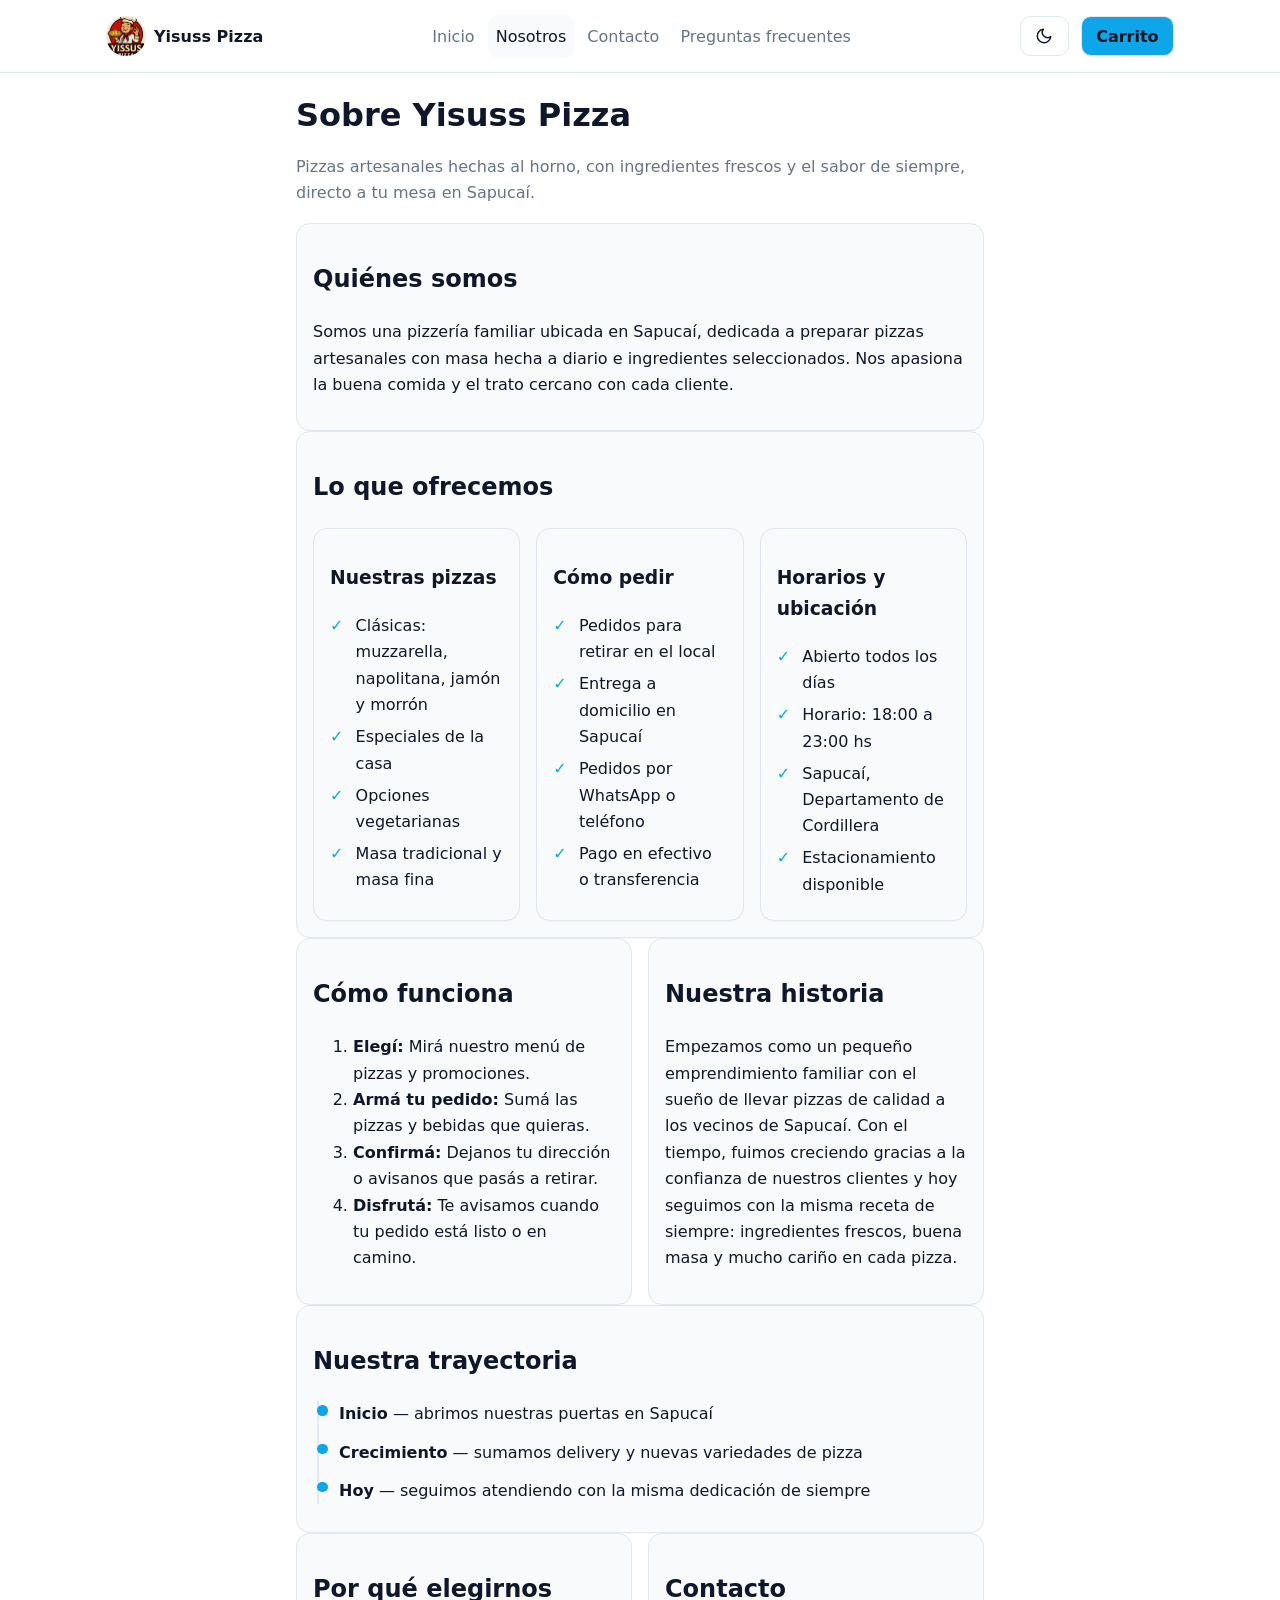
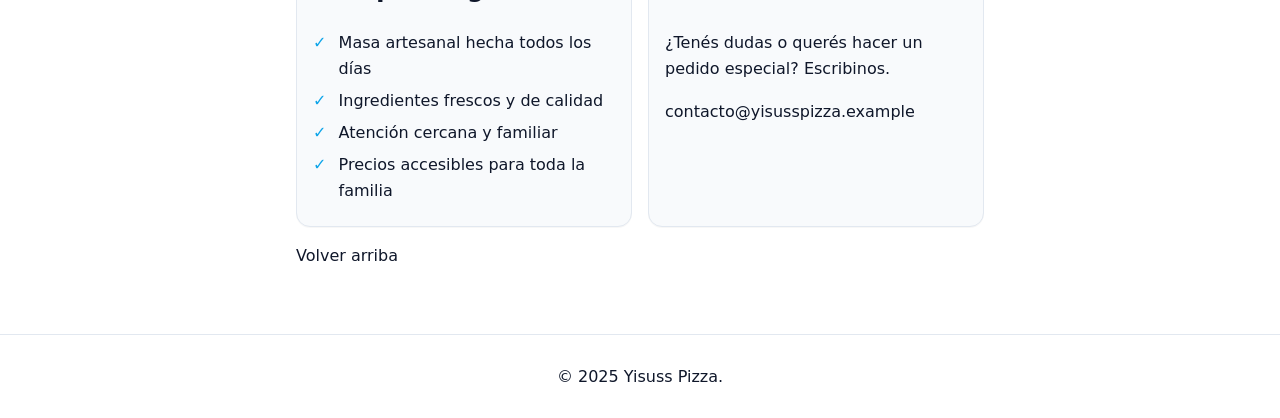
<file: about.html>
<!DOCTYPE html>
<html lang="es">
  <head>
    <meta charset="UTF-8" />
    <meta name="viewport" content="width=device-width, initial-scale=1" />
    <title>Nosotros – Yisuss Pizza</title>
    <link rel="stylesheet" href="assets/style.css" />
    <link rel="stylesheet" href="assets/about.css" />

    <script
      src="https://code.jquery.com/jquery-3.7.1.min.js"
      integrity="sha256-/JqT3SQfawRcv/BIHPThkBvs0OEvtFFmqPF/lYI/Cxo="
      crossorigin="anonymous"
    ></script>
  </head>
  <body data-page="about">
  <header class="topbar">
  <div class="container row between align-center">
    <a class="brand" href="index.html">
      <img
        src="assets/img/IMG-20260526-WA0046.jpg"
        alt="Yissus Pizza"
        width="40"
        height="40"
        style="border-radius: 50%; object-fit: cover;"
      />
      <span>Yisuss Pizza</span>
    </a>
    <nav class="nav">
      <a href="index.html" class="">Inicio</a>
      <a href="about.html" class="active">Nosotros</a>
      <a href="contact.html" class="">Contacto</a>
      <a href="faq.html" class="">Preguntas frecuentes</a>
    </nav>
    <div class="nav-right">
      <div class="row gap">
        <button
          id="themeToggle"
          class="btn ghost"
          aria-label="Cambiar tema"
        >
          <svg width="18" height="18" viewBox="0 0 24 24" fill="none" stroke="currentColor" stroke-width="2" stroke-linecap="round" stroke-linejoin="round">
            <path d="M21 12.79A9 9 0 1 1 11.21 3 7 7 0 0 0 21 12.79z" />
          </svg>
        </button>
        <a class="btn" href="checkout.html">Carrito</a>
      </div>
      <button
        id="navToggle"
        class="btn ghost hamburger"
        aria-label="Abrir menú"
      >
        ☰
      </button>
    </div>
  </div>
</header>

    <main class="container narrow about" id="top">
      <h1>Sobre Yisuss Pizza</h1>
      <p class="lead">
        Pizzas artesanales hechas al horno, con ingredientes frescos y el
        sabor de siempre, directo a tu mesa en Sapucaí.
      </p>

      <section class="card">
        <h2>Quiénes somos</h2>
        <p>
          Somos una pizzería familiar ubicada en Sapucaí, dedicada a preparar
          pizzas artesanales con masa hecha a diario e ingredientes
          seleccionados. Nos apasiona la buena comida y el trato cercano con
          cada cliente.
        </p>
      </section>

      <section class="card">
        <h2>Lo que ofrecemos</h2>
        <div class="cards three">
          <div class="card">
            <h3>Nuestras pizzas</h3>
            <ul class="checklist">
              <li>Clásicas: muzzarella, napolitana, jamón y morrón</li>
              <li>Especiales de la casa</li>
              <li>Opciones vegetarianas</li>
              <li>Masa tradicional y masa fina</li>
            </ul>
          </div>
          <div class="card">
            <h3>Cómo pedir</h3>
            <ul class="checklist">
              <li>Pedidos para retirar en el local</li>
              <li>Entrega a domicilio en Sapucaí</li>
              <li>Pedidos por WhatsApp o teléfono</li>
              <li>Pago en efectivo o transferencia</li>
            </ul>
          </div>
          <div class="card">
            <h3>Horarios y ubicación</h3>
            <ul class="checklist">
              <li>Abierto todos los días</li>
              <li>Horario: 18:00 a 23:00 hs</li>
              <li>Sapucaí, Departamento de Cordillera</li>
              <li>Estacionamiento disponible</li>
            </ul>
          </div>
        </div>
      </section>

      <section class="cards two">
        <div class="card">
          <h2>Cómo funciona</h2>
          <ol>
            <li><strong>Elegí:</strong> Mirá nuestro menú de pizzas y promociones.</li>
            <li>
              <strong>Armá tu pedido:</strong> Sumá las pizzas y bebidas que quieras.
            </li>
            <li>
              <strong>Confirmá:</strong> Dejanos tu dirección o avisanos que pasás a retirar.
            </li>
            <li>
              <strong>Disfrutá:</strong> Te avisamos cuando tu pedido está listo o en camino.
            </li>
          </ol>
        </div>
        <div class="card">
          <h2>Nuestra historia</h2>
          <p>
            Empezamos como un pequeño emprendimiento familiar con el sueño de
            llevar pizzas de calidad a los vecinos de Sapucaí. Con el tiempo,
            fuimos creciendo gracias a la confianza de nuestros clientes y hoy
            seguimos con la misma receta de siempre: ingredientes frescos,
            buena masa y mucho cariño en cada pizza.
          </p>
        </div>
      </section>

      <section class="card">
        <h2>Nuestra trayectoria</h2>
        <div class="timeline">
          <div class="t">
            <strong>Inicio</strong> — abrimos nuestras puertas en Sapucaí
          </div>
          <div class="t">
            <strong>Crecimiento</strong> — sumamos delivery y nuevas variedades de pizza
          </div>
          <div class="t">
            <strong>Hoy</strong> — seguimos atendiendo con la misma dedicación de siempre
          </div>
        </div>
      </section>

      <section class="cards two">
        <div class="card">
          <h2>Por qué elegirnos</h2>
          <ul class="checklist">
            <li>Masa artesanal hecha todos los días</li>
            <li>Ingredientes frescos y de calidad</li>
            <li>Atención cercana y familiar</li>
            <li>Precios accesibles para toda la familia</li>
          </ul>
        </div>
        <div class="card">
          <h2>Contacto</h2>
          <p>
            ¿Tenés dudas o querés hacer un pedido especial? Escribinos.
          </p>
          <p>
            <a href="mailto:contacto@yisusspizza.example"
              >contacto@yisusspizza.example</a
            >
          </p>
        </div>
      </section>

      <p class="small"><a href="#top">Volver arriba</a></p>
    </main>

    <footer class="footer">
    <div class="container row align-center" style="justify-content: center;">
    <p>© 2025 Yisuss Pizza.</p>
    </div>
        </div>
      </div>
    </footer>

    <script src="assets/script.js"></script>
  </body>
</html>
</file>
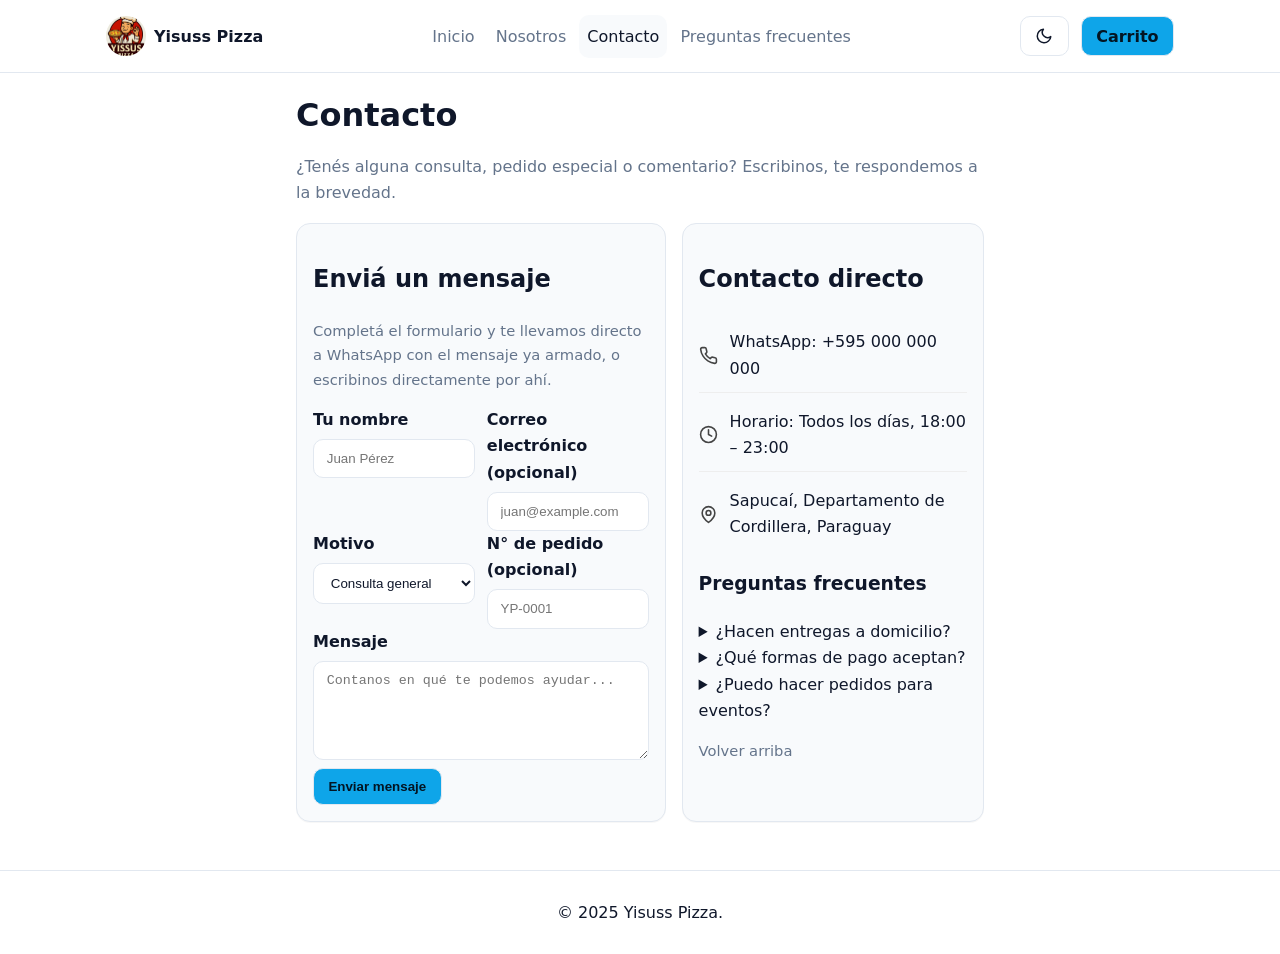
<file: contact.html>
<!DOCTYPE html>
<html lang="es">
  <head>
    <meta charset="UTF-8" />
    <meta name="viewport" content="width=device-width, initial-scale=1" />
    <title>Contacto – Yisuss Pizza</title>
    <link rel="stylesheet" href="assets/style.css" />
    <link rel="stylesheet" href="assets/contact.css" />

    <script
      src="https://code.jquery.com/jquery-3.7.1.min.js"
      integrity="sha256-/JqT3SQfawRcv/BIHPThkBvs0OEvtFFmqPF/lYI/Cxo="
      crossorigin="anonymous"
    ></script>
  </head>
  <body data-page="contact">
    <header class="topbar">
      <div class="container row between align-center">
        <a class="brand" href="index.html">
          <img
            src="assets/img/IMG-20260526-WA0046.jpg"
            alt="Yissus Pizza"
            width="40"
            height="40"
            style="border-radius: 50%; object-fit: cover;"
          />
          <span>Yisuss Pizza</span>
        </a>

        <nav class="nav">
          <a href="index.html" class="">Inicio</a>
          <a href="about.html" class="">Nosotros</a>
          <a href="contact.html" class="active">Contacto</a>
          <a href="faq.html" class="">Preguntas frecuentes</a>
        </nav>
        <div class="nav-right">
          <div class="row gap">
            <button
              id="themeToggle"
              class="btn ghost"
              aria-label="Cambiar tema"
            >
              <svg width="18" height="18" viewBox="0 0 24 24" fill="none" stroke="currentColor" stroke-width="2" stroke-linecap="round" stroke-linejoin="round">
                <path d="M21 12.79A9 9 0 1 1 11.21 3 7 7 0 0 0 21 12.79z" />
              </svg>
            </button>
            <a class="btn" href="checkout.html">Carrito</a>
          </div>
          <button
            id="navToggle"
            class="btn ghost hamburger"
            aria-label="Abrir menú"
          >
            ☰
          </button>
        </div>
      </div>
    </header>

    <main class="container narrow contact" id="top">
      <h1>Contacto</h1>
      <p class="lead">
        ¿Tenés alguna consulta, pedido especial o comentario? Escribinos, te
        respondemos a la brevedad.
      </p>

      <section class="cards two">
        <!-- Izquierda: formulario de contacto -->
        <div class="card">
          <h2>Enviá un mensaje</h2>
          <p class="help">
            Completá el formulario y te llevamos directo a WhatsApp con el
            mensaje ya armado, o escribinos
            <a
              href="https://wa.me/595000000000"
              target="_blank"
              rel="noopener"
              >directamente por ahí</a
            >.
          </p>

          <form
            onsubmit="enviarPorWhatsApp(); return false;"
          >
            <div class="grid-two">
              <div>
                <label for="name">Tu nombre</label>
                <input id="name" type="text" placeholder="Juan Pérez" />
              </div>
              <div>
                <label for="email">Correo electrónico (opcional)</label>
                <input id="email" type="email" placeholder="juan@example.com" />
              </div>
            </div>

            <div class="grid-two">
              <div>
                <label for="topic">Motivo</label>
                <select id="topic">
                  <option>Consulta general</option>
                  <option>Pedido especial</option>
                  <option>Reclamo</option>
                  <option>Otro</option>
                </select>
              </div>
              <div>
                <label for="order">N° de pedido (opcional)</label>
                <input id="order" type="text" placeholder="YP-0001" />
              </div>
            </div>

            <div>
              <label for="message">Mensaje</label>
              <textarea
                id="message"
                rows="5"
                placeholder="Contanos en qué te podemos ayudar..."
              ></textarea>
            </div>

            <button class="btn" type="submit">Enviar mensaje</button>
          </form>
        </div>

        <!-- Derecha: contacto directo + info rápida -->
        <aside class="card">
          <h2>Contacto directo</h2>

          <ul class="info-list" style="list-style: none; padding: 0; margin: 0;">
            <li style="display: flex; align-items: center; gap: 12px; padding: 10px 0; border-bottom: 1px solid #eee;">
              <span class="icon" aria-hidden="true" style="display: flex; align-items: center; justify-content: center; color: #444; flex-shrink: 0;">
                <svg width="19" height="19" viewBox="0 0 24 24" fill="none" stroke="currentColor" stroke-width="2" stroke-linecap="round" stroke-linejoin="round">
                  <path d="M22 16.92v3a2 2 0 0 1-2.18 2 19.79 19.79 0 0 1-8.63-3.07 19.5 19.5 0 0 1-6-6 19.79 19.79 0 0 1-3.07-8.67A2 2 0 0 1 4.11 2h3a2 2 0 0 1 2 1.72c.127.96.361 1.903.7 2.81a2 2 0 0 1-.45 2.11L8.09 9.91a16 16 0 0 0 6 6l1.27-1.27a2 2 0 0 1 2.11-.45c.907.339 1.85.573 2.81.7A2 2 0 0 1 22 16.92z" />
                </svg>
              </span
              ><span
                ><a href="https://wa.me/595000000000" target="_blank" rel="noopener"
                  >WhatsApp: +595 000 000 000</a
                ></span
              >
            </li>
            <li style="display: flex; align-items: center; gap: 12px; padding: 10px 0; border-bottom: 1px solid #eee;">
              <span class="icon" aria-hidden="true" style="display: flex; align-items: center; justify-content: center; color: #444; flex-shrink: 0;">
                <svg width="19" height="19" viewBox="0 0 24 24" fill="none" stroke="currentColor" stroke-width="2" stroke-linecap="round" stroke-linejoin="round">
                  <circle cx="12" cy="12" r="10" />
                  <path d="M12 6v6l4 2" />
                </svg>
              </span
              ><span>Horario: Todos los días, 18:00 – 23:00</span>
            </li>
            <li style="display: flex; align-items: center; gap: 12px; padding: 10px 0;">
              <span class="icon" aria-hidden="true" style="display: flex; align-items: center; justify-content: center; color: #444; flex-shrink: 0;">
                <svg width="19" height="19" viewBox="0 0 24 24" fill="none" stroke="currentColor" stroke-width="2" stroke-linecap="round" stroke-linejoin="round">
                  <path d="M20 10c0 6-8 12-8 12s-8-6-8-12a8 8 0 0 1 16 0Z" />
                  <circle cx="12" cy="10" r="3" />
                </svg>
              </span
              ><span>Sapucaí, Departamento de Cordillera, Paraguay</span>
            </li>
          </ul>

          <h3>Preguntas frecuentes</h3>
          <details>
            <summary>¿Hacen entregas a domicilio?</summary>
            <p>
              Sí, realizamos entregas dentro de Sapucaí. Consultanos por
              WhatsApp para conocer si tu zona está cubierta.
            </p>
          </details>
          <details>
            <summary>¿Qué formas de pago aceptan?</summary>
            <p>
              Aceptamos efectivo y transferencia bancaria.
            </p>
          </details>
          <details>
            <summary>¿Puedo hacer pedidos para eventos?</summary>
            <p>
              ¡Claro! Escribinos con anticipación y coordinamos cantidades y
              variedades para tu evento.
            </p>
          </details>

          <p class="help"><a href="#top">Volver arriba</a></p>
        </aside>
      </section>
    </main>

    <footer class="footer">
      <div class="container row align-center" style="justify-content: center;">
    <p>© 2025 Yisuss Pizza.</p>
</div>
        </div>
      </div>
    </footer>

    <script src="assets/script.js"></script>
    <script>
      function enviarPorWhatsApp() {
        const nombre = document.getElementById("name").value.trim();
        const email = document.getElementById("email").value.trim();
        const motivo = document.getElementById("topic").value;
        const pedido = document.getElementById("order").value.trim();
        const mensaje = document.getElementById("message").value.trim();

        let texto = "Hola Yisuss Pizza, te escribo desde la web.%0A";
        texto += "Nombre: " + encodeURIComponent(nombre) + "%0A";
        if (email) texto += "Correo: " + encodeURIComponent(email) + "%0A";
        texto += "Motivo: " + encodeURIComponent(motivo) + "%0A";
        if (pedido) texto += "N° de pedido: " + encodeURIComponent(pedido) + "%0A";
        texto += "Mensaje: " + encodeURIComponent(mensaje);

        window.open("https://wa.me/595983957615?text=" + texto, "_blank");
      }
    </script>
  </body>
</html>
</file>
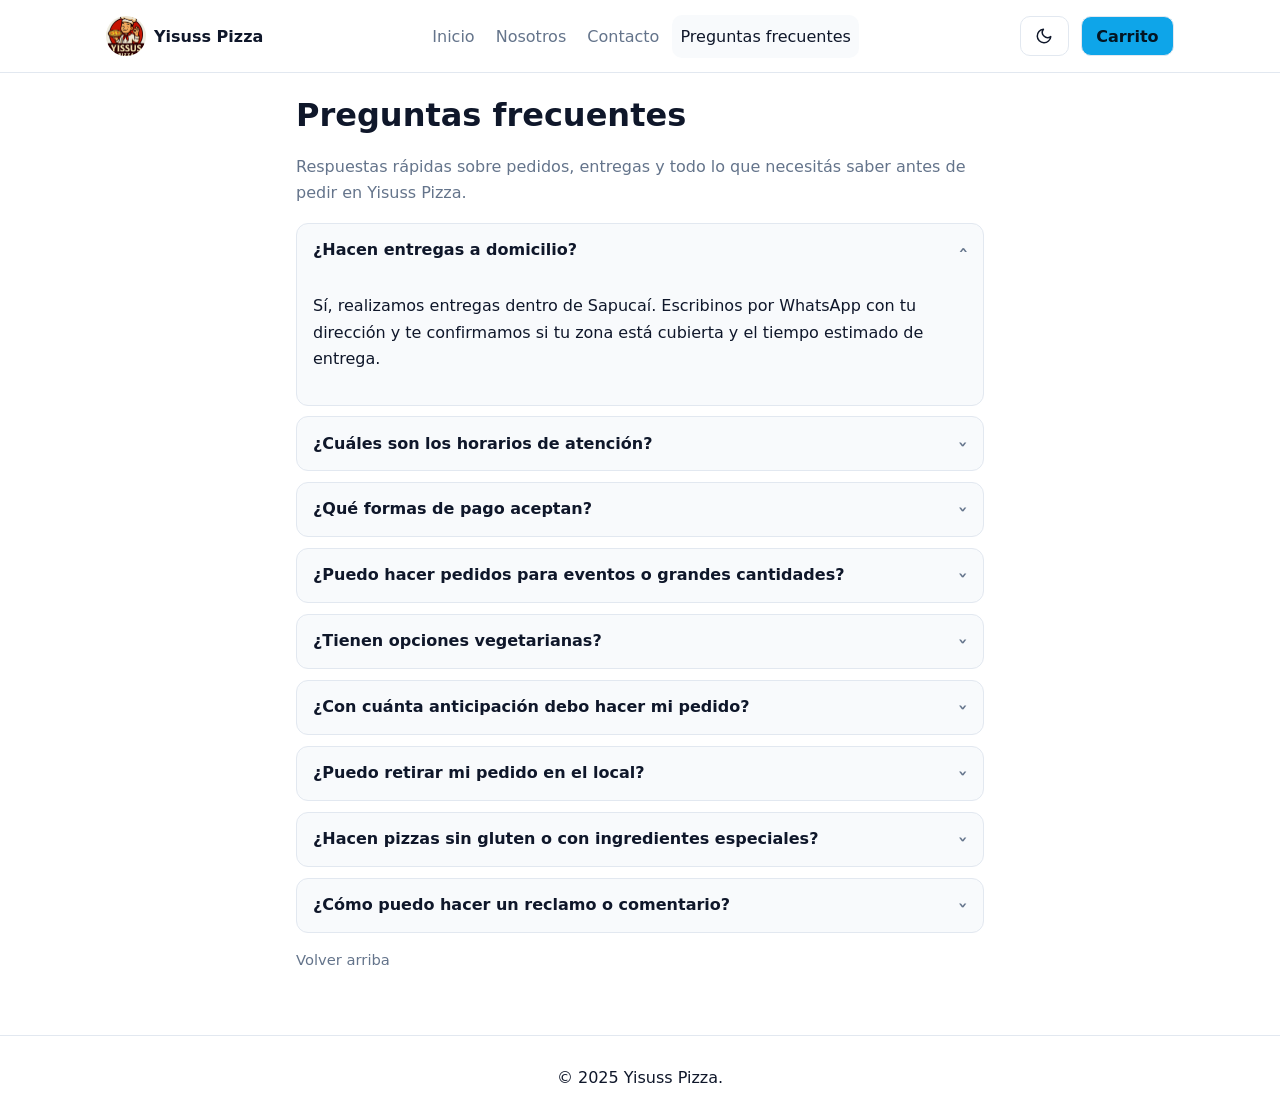
<file: faq.html>
<!DOCTYPE html>
<html lang="es">
  <head>
    <meta charset="UTF-8" />
    <meta name="viewport" content="width=device-width, initial-scale=1" />
    <title>Preguntas frecuentes – Yisuss Pizza</title>
    <link rel="stylesheet" href="assets/style.css" />
    <link rel="stylesheet" href="assets/faq.css" />

    <script
      src="https://code.jquery.com/jquery-3.7.1.min.js"
      integrity="sha256-/JqT3SQfawRcv/BIHPThkBvs0OEvtFFmqPF/lYI/Cxo="
      crossorigin="anonymous"
    ></script>
  </head>
  <body data-page="faq">
    <header class="topbar">
      <div class="container row between align-center">
        <a class="brand" href="index.html">
          <img
            src="assets/img/IMG-20260526-WA0046.jpg"
            alt="Yissus Pizza"
            width="40"
            height="40"
            style="border-radius: 50%; object-fit: cover;"
          />
          <span>Yisuss Pizza</span>
        </a>

        <nav class="nav">
          <a href="index.html" class="">Inicio</a>
          <a href="about.html" class="">Nosotros</a>
          <a href="contact.html" class="">Contacto</a>
          <a href="faq.html" class="active">Preguntas frecuentes</a>
        </nav>
        <div class="nav-right">
          <div class="row gap">
            <button
              id="themeToggle"
              class="btn ghost"
              aria-label="Cambiar tema"
            >
              <svg width="18" height="18" viewBox="0 0 24 24" fill="none" stroke="currentColor" stroke-width="2" stroke-linecap="round" stroke-linejoin="round">
                <path d="M21 12.79A9 9 0 1 1 11.21 3 7 7 0 0 0 21 12.79z" />
              </svg>
            </button>
            <a class="btn" href="checkout.html">Carrito</a>
          </div>
          <button
            id="navToggle"
            class="btn ghost hamburger"
            aria-label="Abrir menú"
          >
            ☰
          </button>
        </div>
      </div>
    </header>

    <main class="container narrow faq" id="top">
      <h1>Preguntas frecuentes</h1>
      <p class="lead">
        Respuestas rápidas sobre pedidos, entregas y todo lo que necesitás
        saber antes de pedir en Yisuss Pizza.
      </p>

      <details open>
        <summary>¿Hacen entregas a domicilio?</summary>
        <div>
          <p>
            Sí, realizamos entregas dentro de Sapucaí. Escribinos por
            WhatsApp con tu dirección y te confirmamos si tu zona está
            cubierta y el tiempo estimado de entrega.
          </p>
        </div>
      </details>

      <details>
        <summary>¿Cuáles son los horarios de atención?</summary>
        <div>
          <p>
            Atendemos todos los días de 18:00 a 23:00 hs. Podés pedir por
            WhatsApp, teléfono o pasar directamente por el local.
          </p>
        </div>
      </details>

      <details>
        <summary>¿Qué formas de pago aceptan?</summary>
        <div>
          <p>
            Aceptamos efectivo y transferencia bancaria. Si necesitás otra
            forma de pago, consultanos antes de confirmar el pedido.
          </p>
        </div>
      </details>

      <details>
        <summary>¿Puedo hacer pedidos para eventos o grandes cantidades?</summary>
        <div>
          <p>
            ¡Sí! Para cumpleaños, reuniones o eventos, escribinos con
            anticipación y coordinamos cantidades, variedades y horario de
            entrega.
          </p>
        </div>
      </details>

      <details>
        <summary>¿Tienen opciones vegetarianas?</summary>
        <div>
          <p>
            Sí, contamos con variedades vegetarianas en el menú. Consultá las
            opciones disponibles al momento de pedir.
          </p>
        </div>
      </details>

      <details>
        <summary>¿Con cuánta anticipación debo hacer mi pedido?</summary>
        <div>
          <p>
            Para pedidos comunes, alcanza con avisarnos con un rato de
            anticipación. Para pedidos grandes o eventos, te recomendamos
            escribirnos con al menos un día de anticipación.
          </p>
        </div>
      </details>

      <details>
        <summary>¿Puedo retirar mi pedido en el local?</summary>
        <div>
          <p>
            Sí, podés pasar a retirar tu pedido directamente por Yisuss
            Pizza en Sapucaí. Te avisamos apenas esté listo.
          </p>
        </div>
      </details>

      <details>
        <summary>¿Hacen pizzas sin gluten o con ingredientes especiales?</summary>
        <div>
          <p>
            Actualmente no contamos con opción sin gluten, pero podemos
            adaptar algunos ingredientes según disponibilidad. Consultanos
            tu caso puntual.
          </p>
        </div>
      </details>

      <details>
        <summary>¿Cómo puedo hacer un reclamo o comentario?</summary>
        <div>
          <p>
            Podés escribirnos por WhatsApp o por correo a
            <a href="mailto:contacto@yisusspizza.example"
              >contacto@yisusspizza.example</a
            >. Tu opinión nos ayuda a mejorar.
          </p>
        </div>
      </details>

      <p class="small"><a href="#top">Volver arriba</a></p>
    </main>

    <footer class="footer">
      <div class="container row align-center" style="justify-content: center;">
      <p>© 2025 Yisuss Pizza.</p>
       </div>
        </div>
      </div>
    </footer>

    <script src="assets/script.js"></script>
  </body>
</html>
</file>
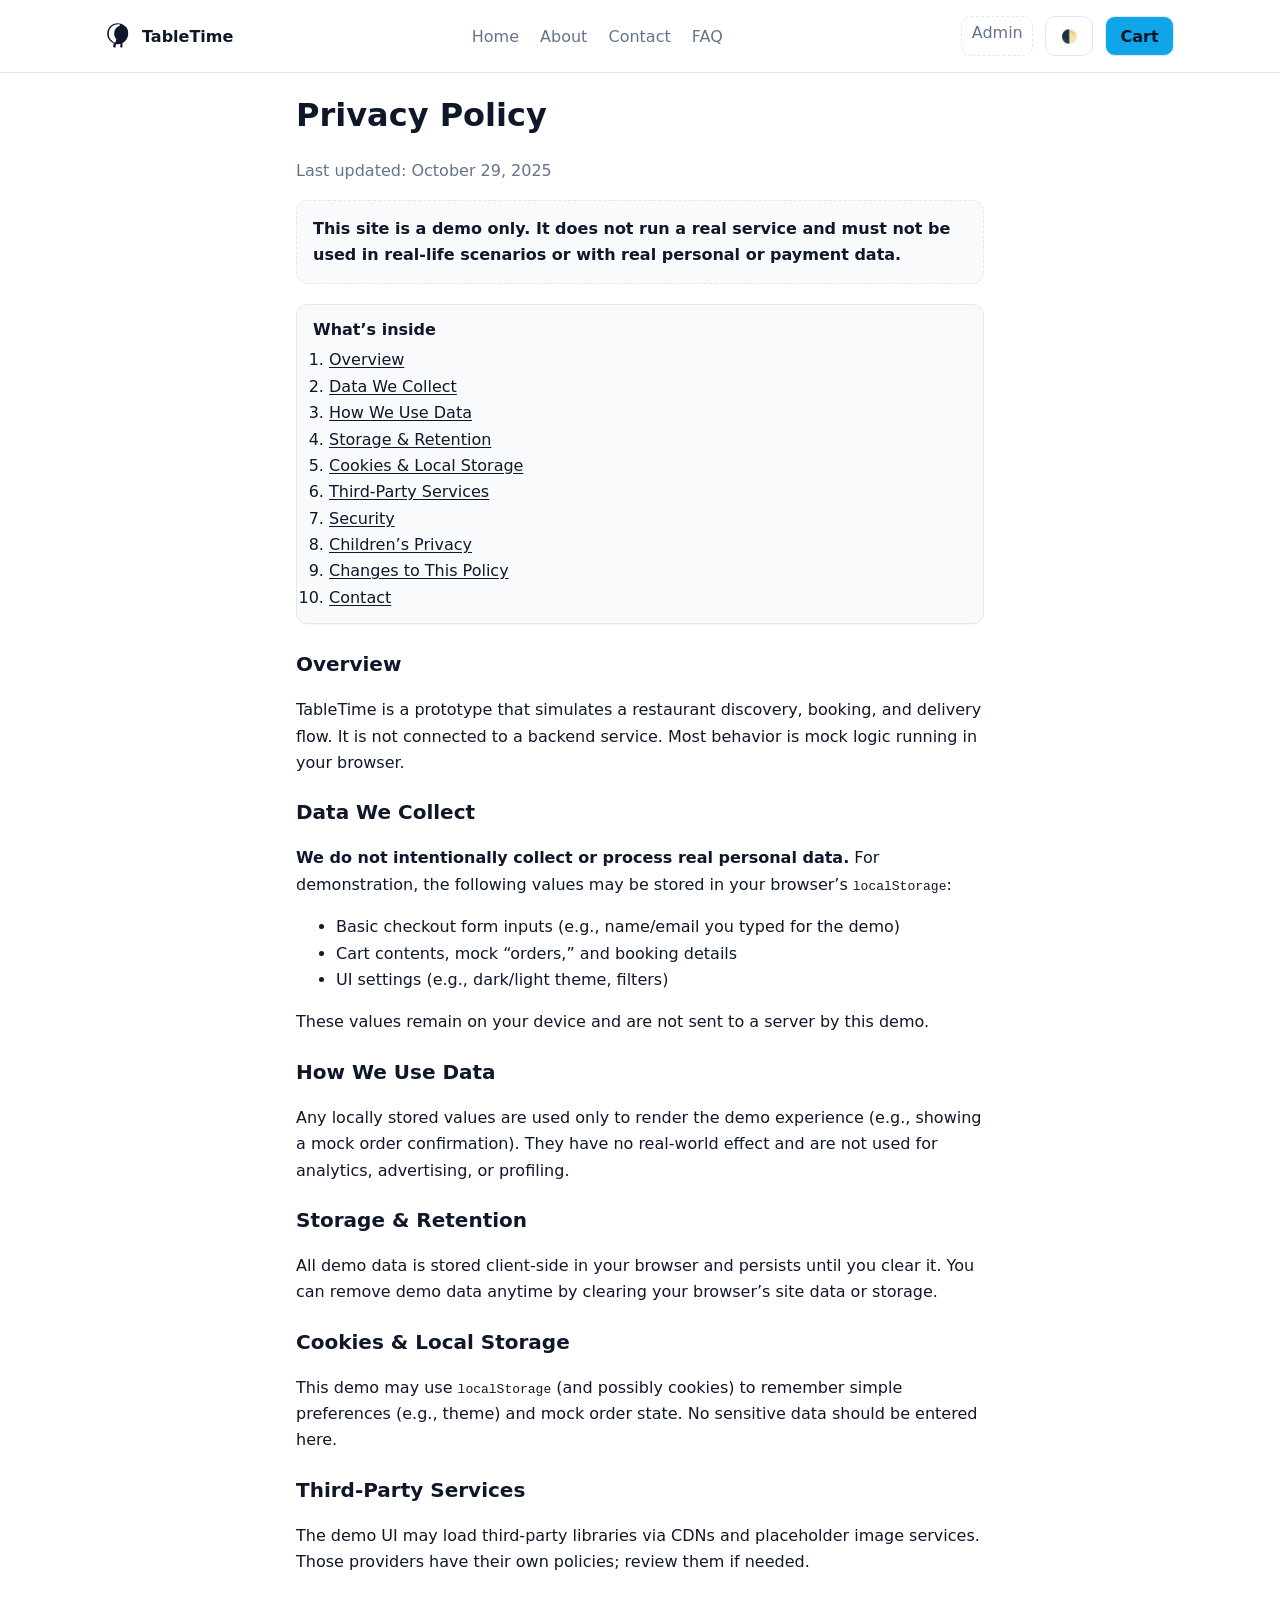
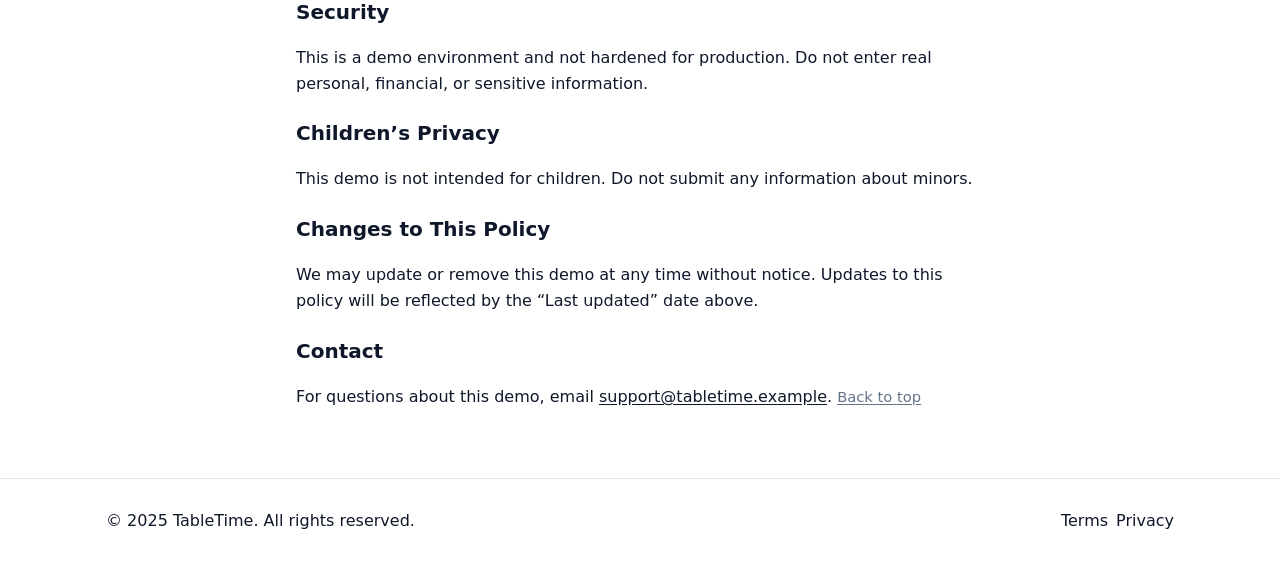
<file: privacy.html>
<!DOCTYPE html>
<html lang="en">
  <head>
    <meta charset="UTF-8" />
    <meta name="viewport" content="width=device-width, initial-scale=1" />
    <title>Privacy – TableTime</title>
    <link rel="stylesheet" href="assets/style.css" />
    <link rel="stylesheet" href="assets/privacy.css" />
  </head>
  <body data-page="privacy">
    <header class="topbar">
      <div class="container row between align-center">
        <a class="brand" href="index.html">
          <svg width="28" height="28" viewBox="0 0 24 24" aria-hidden="true">
            <path
              d="M12 2c3.866 0 7 3.134 7 7 0 3.087-1.99 5.703-4.737 6.613L14 22l-2-.5 1.086-5.267C9.398 15.978 7 13.237 7 9.999 7 5.925 9.925 3 14 3c-1.06-0.627-2.29-1-3.62-1-4.418 0-8 3.582-8 8 0 3.872 2.754 7.096 6.393 7.852L8 22l-2-.5 .73-3.527C3.43 16.953 1 13.794 1 10 1 5.029 5.029 1 10 1s9 4.029 9 9-4.029 9-9 9-1.5-.08-2.2-.23"
              fill="currentColor"
            />
          </svg>
          <span>TableTime</span>
        </a>

        <nav class="nav">
          <a href="index.html" class="">Home</a>
          <a href="about.html" class="">About</a>
          <a href="contact.html" class="">Contact</a>
          <a href="faq.html" class="">FAQ</a>
        </nav>
        <div class="nav-right">
          <div class="row gap">
            <a class="admin-link" href="admin/login.html" title="Admin"
              >Admin</a
            >
            <button
              id="themeToggle"
              class="btn ghost"
              aria-label="Toggle theme"
            >
              🌓
            </button>
            <a class="btn" href="checkout.html">Cart</a>
          </div>
          <button
            id="navToggle"
            class="btn ghost hamburger"
            aria-label="Toggle menu"
          >
            ☰
          </button>
        </div>
      </div>
    </header>

    <main class="container narrow privacy" id="top">
      <h1>Privacy Policy</h1>
      <p class="last-updated">Last updated: October 29, 2025</p>

      <p class="notice">
        This site is a <strong>demo</strong> only. It does not run a real
        service and must <strong>not</strong> be used in real-life scenarios or
        with real personal or payment data.
      </p>

      <div class="toc card">
        <h3>What’s inside</h3>
        <ol>
          <li><a href="#overview">Overview</a></li>
          <li><a href="#data-we-collect">Data We Collect</a></li>
          <li><a href="#how-we-use">How We Use Data</a></li>
          <li><a href="#storage-retention">Storage & Retention</a></li>
          <li><a href="#cookies">Cookies & Local Storage</a></li>
          <li><a href="#third-parties">Third-Party Services</a></li>
          <li><a href="#security">Security</a></li>
          <li><a href="#children">Children’s Privacy</a></li>
          <li><a href="#changes">Changes to This Policy</a></li>
          <li><a href="#contact">Contact</a></li>
        </ol>
      </div>

      <section id="overview">
        <h2>Overview</h2>
        <p>
          TableTime is a prototype that simulates a restaurant discovery,
          booking, and delivery flow. It is not connected to a backend service.
          Most behavior is mock logic running in your browser.
        </p>
      </section>

      <section id="data-we-collect">
        <h2>Data We Collect</h2>
        <p>
          <strong
            >We do not intentionally collect or process real personal
            data.</strong
          >
          For demonstration, the following values may be stored in your
          browser’s <code>localStorage</code>:
        </p>
        <ul>
          <li>
            Basic checkout form inputs (e.g., name/email you typed for the demo)
          </li>
          <li>Cart contents, mock “orders,” and booking details</li>
          <li>UI settings (e.g., dark/light theme, filters)</li>
        </ul>
        <p>
          These values remain on your device and are not sent to a server by
          this demo.
        </p>
      </section>

      <section id="how-we-use">
        <h2>How We Use Data</h2>
        <p>
          Any locally stored values are used only to render the demo experience
          (e.g., showing a mock order confirmation). They have no real-world
          effect and are not used for analytics, advertising, or profiling.
        </p>
      </section>

      <section id="storage-retention">
        <h2>Storage & Retention</h2>
        <p>
          All demo data is stored client-side in your browser and persists until
          you clear it. You can remove demo data anytime by clearing your
          browser’s site data or storage.
        </p>
      </section>

      <section id="cookies">
        <h2>Cookies & Local Storage</h2>
        <p>
          This demo may use <code>localStorage</code> (and possibly cookies) to
          remember simple preferences (e.g., theme) and mock order state. No
          sensitive data should be entered here.
        </p>
      </section>

      <section id="third-parties">
        <h2>Third-Party Services</h2>
        <p>
          The demo UI may load third-party libraries via CDNs and placeholder
          image services. Those providers have their own policies; review them
          if needed.
        </p>
      </section>

      <section id="security">
        <h2>Security</h2>
        <p>
          This is a demo environment and not hardened for production. Do not
          enter real personal, financial, or sensitive information.
        </p>
      </section>

      <section id="children">
        <h2>Children’s Privacy</h2>
        <p>
          This demo is not intended for children. Do not submit any information
          about minors.
        </p>
      </section>

      <section id="changes">
        <h2>Changes to This Policy</h2>
        <p>
          We may update or remove this demo at any time without notice. Updates
          to this policy will be reflected by the “Last updated” date above.
        </p>
      </section>

      <section id="contact">
        <h2>Contact</h2>
        <p>
          For questions about this demo, email
          <a href="mailto:support@tabletime.example"
            >support@tabletime.example</a
          >. <span class="small"><a href="#top">Back to top</a></span>
        </p>
      </section>
    </main>

    <footer class="footer">
      <div class="container row between align-center">
        <p>© 2025 TableTime. All rights reserved.</p>
        <div class="row gap sm">
          <a href="terms.html">Terms</a>
          <a href="privacy.html">Privacy</a>
        </div>
      </div>
    </footer>

    <script src="assets/script.js"></script>
  </body>
</html>
</file>
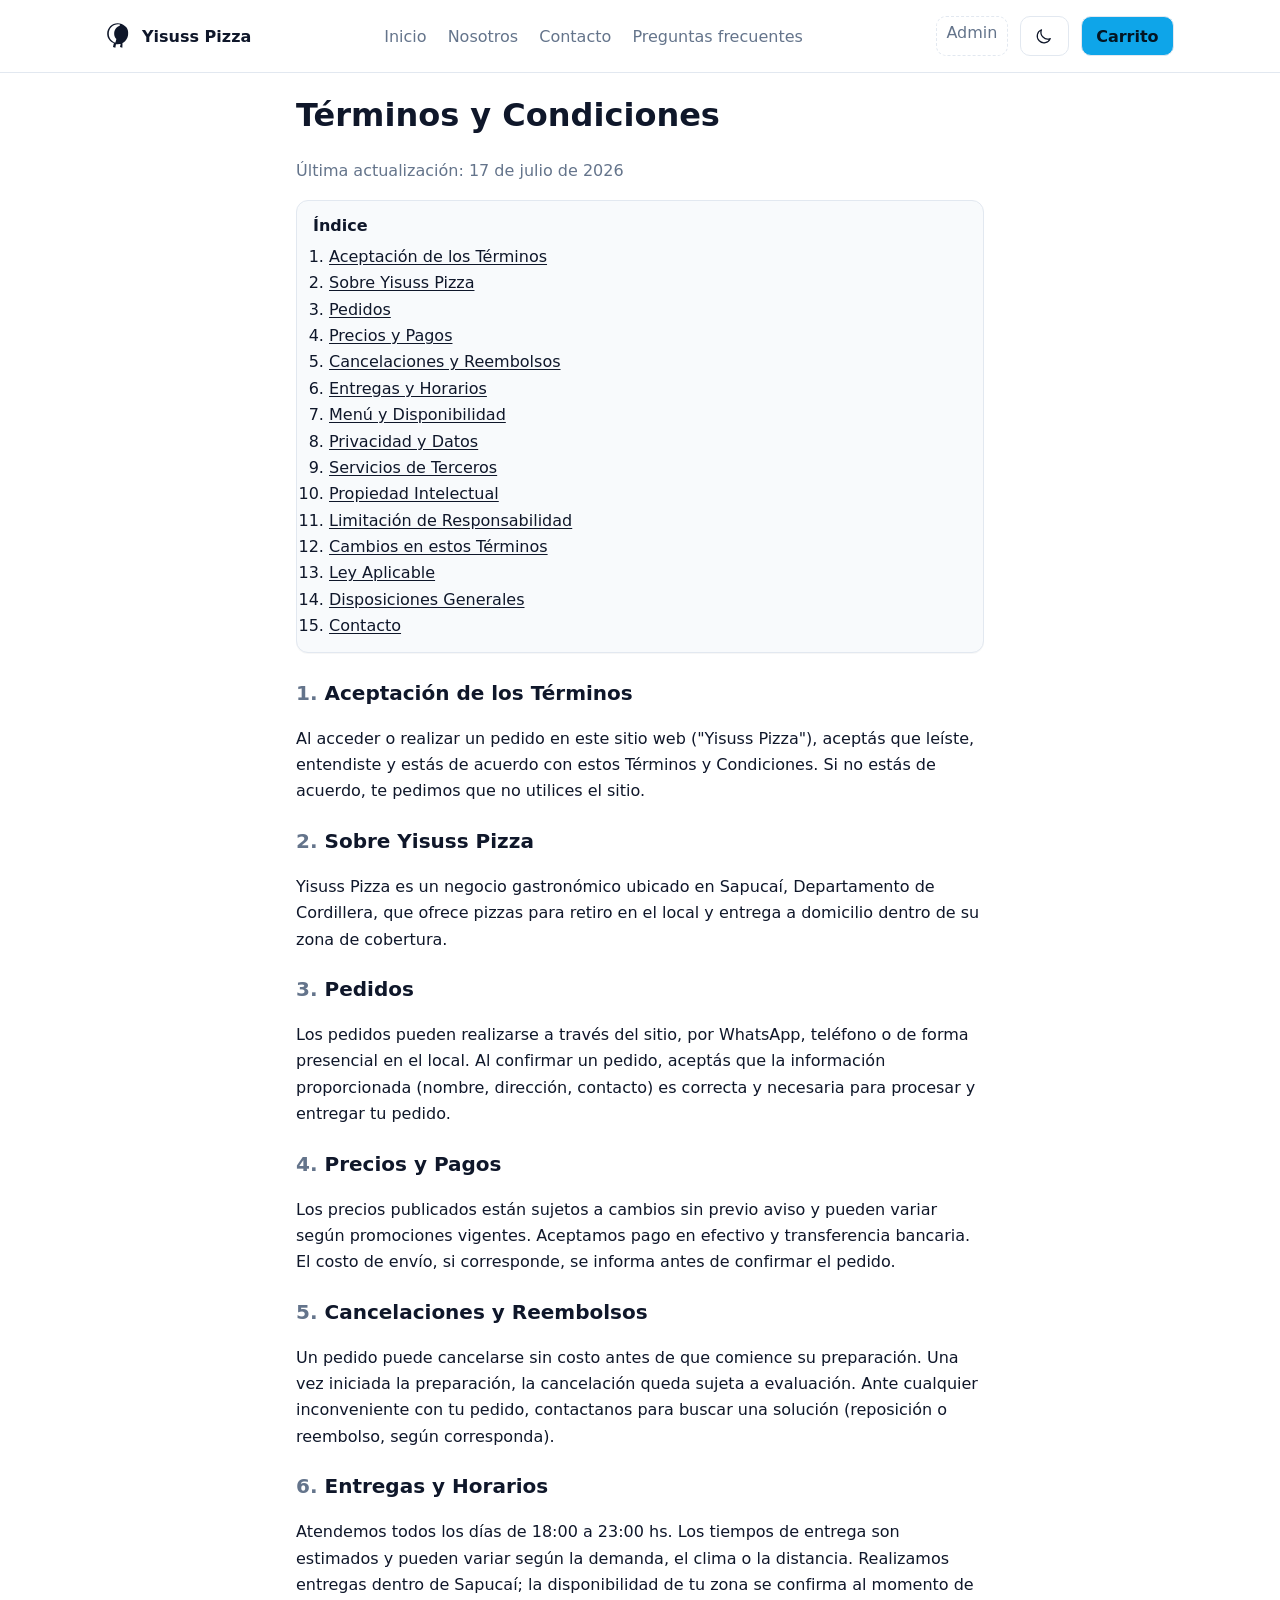
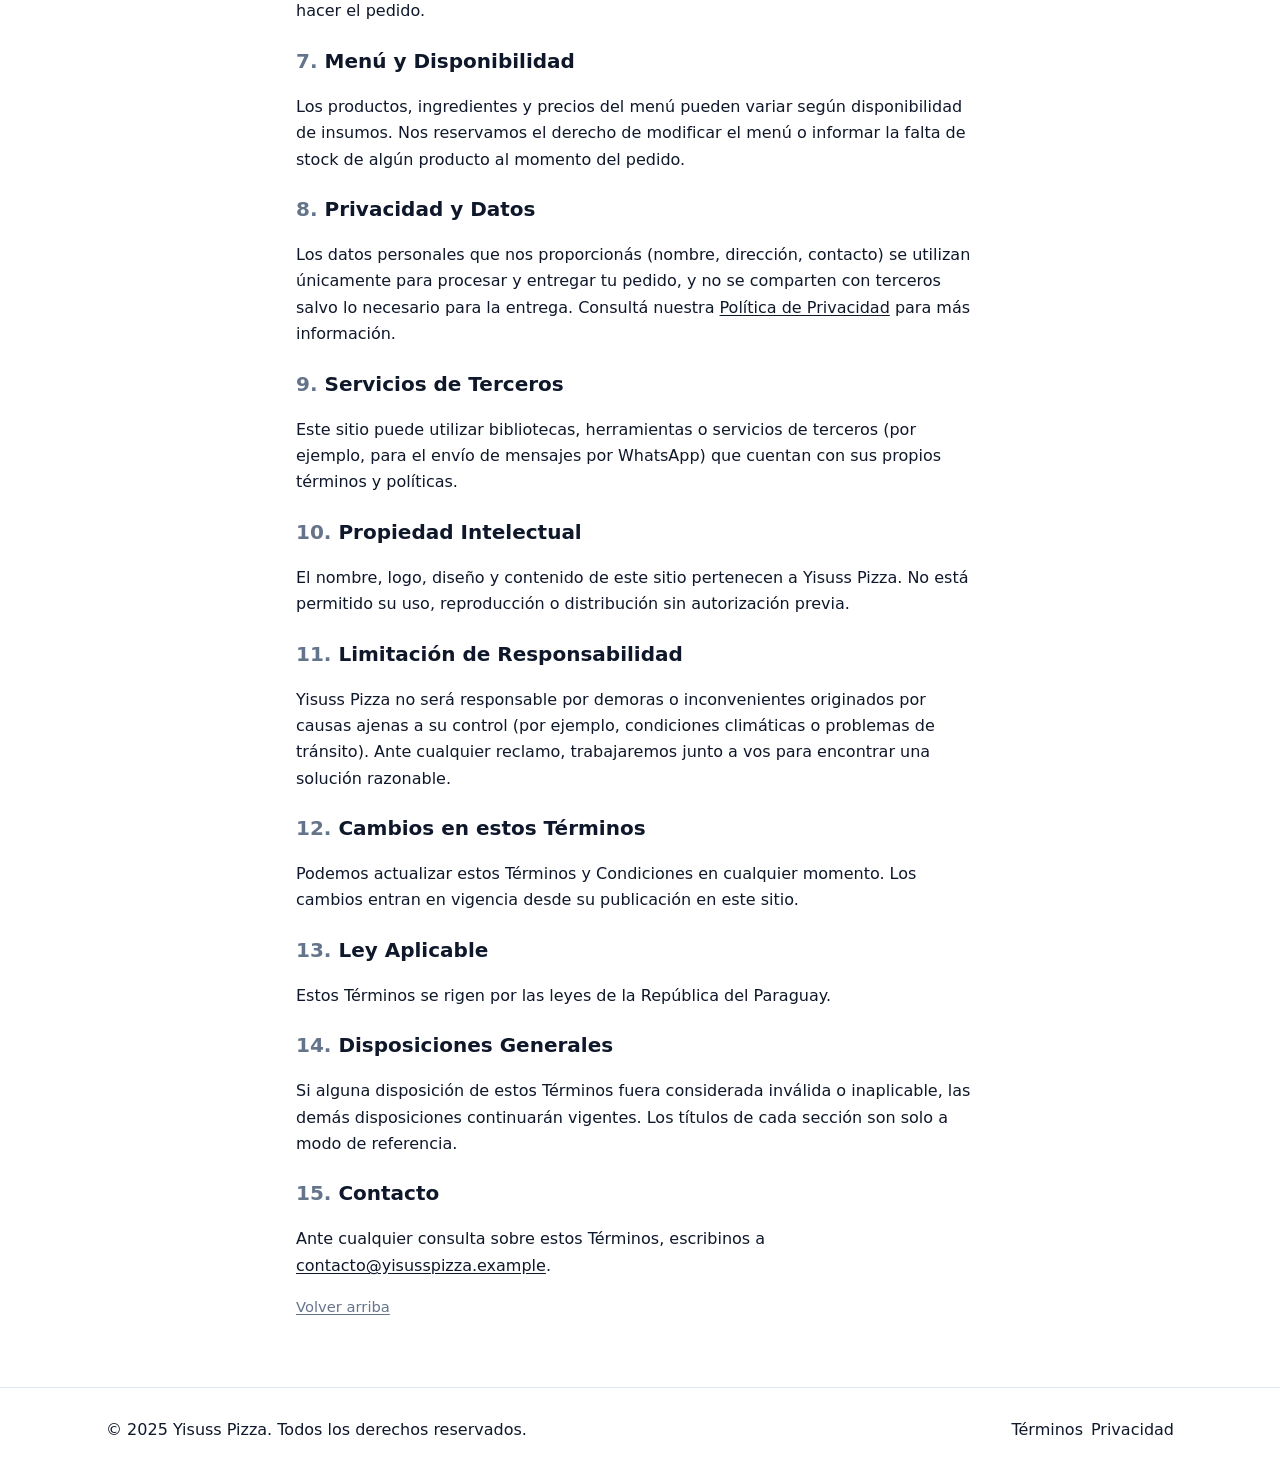
<file: terms.html>
<!DOCTYPE html>
<html lang="es">
  <head>
    <meta charset="UTF-8" />
    <meta name="viewport" content="width=device-width, initial-scale=1" />
    <title>Términos y Condiciones – Yisuss Pizza</title>
    <link rel="stylesheet" href="assets/style.css" />
    <link rel="stylesheet" href="assets/terms.css" />
  </head>
  <body data-page="terms">
    <header class="topbar">
      <div class="container row between align-center">
        <a class="brand" href="index.html">
          <svg width="28" height="28" viewBox="0 0 24 24" aria-hidden="true">
            <path
              d="M12 2c3.866 0 7 3.134 7 7 0 3.087-1.99 5.703-4.737 6.613L14 22l-2-.5 1.086-5.267C9.398 15.978 7 13.237 7 9.999 7 5.925 9.925 3 14 3c-1.06-0.627-2.29-1-3.62-1-4.418 0-8 3.582-8 8 0 3.872 2.754 7.096 6.393 7.852L8 22l-2-.5 .73-3.527C3.43 16.953 1 13.794 1 10 1 5.029 5.029 1 10 1s9 4.029 9 9-4.029 9-9 9-1.5-.08-2.2-.23"
              fill="currentColor"
            />
          </svg>
          <span>Yisuss Pizza</span>
        </a>

        <nav class="nav">
          <a href="index.html" class="">Inicio</a>
          <a href="about.html" class="">Nosotros</a>
          <a href="contact.html" class="">Contacto</a>
          <a href="faq.html" class="">Preguntas frecuentes</a>
        </nav>
        <div class="nav-right">
          <div class="row gap">
            <a class="admin-link" href="admin/login.html" title="Admin"
              >Admin</a
            >
            <button
              id="themeToggle"
              class="btn ghost"
              aria-label="Cambiar tema"
            >
              <svg width="18" height="18" viewBox="0 0 24 24" fill="none" xmlns="http://www.w3.org/2000/svg" aria-hidden="true">
                <path
                  d="M20.354 15.354A9 9 0 0 1 8.646 3.646 9.003 9.003 0 1 0 20.354 15.354Z"
                  stroke="currentColor"
                  stroke-width="1.6"
                  stroke-linecap="round"
                  stroke-linejoin="round"
                  fill="none"
                />
              </svg>
            </button>
            <a class="btn" href="checkout.html">Carrito</a>
          </div>
          <button
            id="navToggle"
            class="btn ghost hamburger"
            aria-label="Abrir menú"
          >
            ☰
          </button>
        </div>
      </div>
    </header>

   <main class="container narrow terms" id="top">
  <h1>Términos y Condiciones</h1>
  <p class="last-updated">Última actualización: 17 de julio de 2026</p>

  <div class="toc card">
    <h3>Índice</h3>
    <ol>
      <li><a href="#acceptance">Aceptación de los Términos</a></li>
      <li><a href="#about-demo">Sobre Yisuss Pizza</a></li>
      <li><a href="#guest-checkout">Pedidos</a></li>
      <li><a href="#pricing-payments">Precios y Pagos</a></li>
      <li><a href="#cancellations">Cancelaciones y Reembolsos</a></li>
      <li><a href="#delivery-booking">Entregas y Horarios</a></li>
      <li><a href="#menu-availability">Menú y Disponibilidad</a></li>
      <li><a href="#privacy">Privacidad y Datos</a></li>
      <li><a href="#third-parties">Servicios de Terceros</a></li>
      <li><a href="#ip">Propiedad Intelectual</a></li>
      <li><a href="#liability">Limitación de Responsabilidad</a></li>
      <li><a href="#changes">Cambios en estos Términos</a></li>
      <li><a href="#governing-law">Ley Aplicable</a></li>
      <li><a href="#misc">Disposiciones Generales</a></li>
      <li><a href="#contact">Contacto</a></li>
    </ol>
  </div>

  <section id="acceptance">
    <h2>Aceptación de los Términos</h2>
    <p>Al acceder o realizar un pedido en este sitio web ("Yisuss Pizza"), aceptás que leíste, entendiste y
      estás de acuerdo con estos Términos y Condiciones. Si no estás de acuerdo, te pedimos que no utilices
      el sitio.</p>
  </section>

  <section id="about-demo">
    <h2>Sobre Yisuss Pizza</h2>
    <p>Yisuss Pizza es un negocio gastronómico ubicado en Sapucaí, Departamento de Cordillera, que ofrece
      pizzas para retiro en el local y entrega a domicilio dentro de su zona de cobertura.</p>
  </section>

  <section id="guest-checkout">
    <h2>Pedidos</h2>
    <p>Los pedidos pueden realizarse a través del sitio, por WhatsApp, teléfono o de forma presencial en el
      local. Al confirmar un pedido, aceptás que la información proporcionada (nombre, dirección, contacto)
      es correcta y necesaria para procesar y entregar tu pedido.</p>
  </section>

  <section id="pricing-payments">
    <h2>Precios y Pagos</h2>
    <p>Los precios publicados están sujetos a cambios sin previo aviso y pueden variar según promociones
      vigentes. Aceptamos pago en efectivo y transferencia bancaria. El costo de envío, si corresponde, se
      informa antes de confirmar el pedido.</p>
  </section>

  <section id="cancellations">
    <h2>Cancelaciones y Reembolsos</h2>
    <p>Un pedido puede cancelarse sin costo antes de que comience su preparación. Una vez iniciada la
      preparación, la cancelación queda sujeta a evaluación. Ante cualquier inconveniente con tu pedido,
      contactanos para buscar una solución (reposición o reembolso, según corresponda).</p>
  </section>

  <section id="delivery-booking">
    <h2>Entregas y Horarios</h2>
    <p>Atendemos todos los días de 18:00 a 23:00 hs. Los tiempos de entrega son estimados y pueden variar
      según la demanda, el clima o la distancia. Realizamos entregas dentro de Sapucaí; la disponibilidad
      de tu zona se confirma al momento de hacer el pedido.</p>
  </section>

  <section id="menu-availability">
    <h2>Menú y Disponibilidad</h2>
    <p>Los productos, ingredientes y precios del menú pueden variar según disponibilidad de insumos. Nos
      reservamos el derecho de modificar el menú o informar la falta de stock de algún producto al momento
      del pedido.</p>
  </section>

  <section id="privacy">
    <h2>Privacidad y Datos</h2>
    <p>Los datos personales que nos proporcionás (nombre, dirección, contacto) se utilizan únicamente para
      procesar y entregar tu pedido, y no se comparten con terceros salvo lo necesario para la entrega.
      Consultá nuestra <a href="privacy.html">Política de Privacidad</a> para más información.</p>
  </section>

  <section id="third-parties">
    <h2>Servicios de Terceros</h2>
    <p>Este sitio puede utilizar bibliotecas, herramientas o servicios de terceros (por ejemplo, para el
      envío de mensajes por WhatsApp) que cuentan con sus propios términos y políticas.</p>
  </section>

  <section id="ip">
    <h2>Propiedad Intelectual</h2>
    <p>El nombre, logo, diseño y contenido de este sitio pertenecen a Yisuss Pizza. No está permitido su
      uso, reproducción o distribución sin autorización previa.</p>
  </section>

  <section id="liability">
    <h2>Limitación de Responsabilidad</h2>
    <p>Yisuss Pizza no será responsable por demoras o inconvenientes originados por causas ajenas a su
      control (por ejemplo, condiciones climáticas o problemas de tránsito). Ante cualquier reclamo,
      trabajaremos junto a vos para encontrar una solución razonable.</p>
  </section>

  <section id="changes">
    <h2>Cambios en estos Términos</h2>
    <p>Podemos actualizar estos Términos y Condiciones en cualquier momento. Los cambios entran en vigencia
      desde su publicación en este sitio.</p>
  </section>

  <section id="governing-law">
    <h2>Ley Aplicable</h2>
    <p>Estos Términos se rigen por las leyes de la República del Paraguay.</p>
  </section>

  <section id="misc">
    <h2>Disposiciones Generales</h2>
    <p>Si alguna disposición de estos Términos fuera considerada inválida o inaplicable, las demás
      disposiciones continuarán vigentes. Los títulos de cada sección son solo a modo de referencia.</p>
  </section>

  <section id="contact">
    <h2>Contacto</h2>
    <p>Ante cualquier consulta sobre estos Términos, escribinos a
      <a href="mailto:contacto@yisusspizza.example">contacto@yisusspizza.example</a>.</p>
    <p class="small"><a href="#top">Volver arriba</a></p>
  </section>
</main>


    <footer class="footer">
      <div class="container row between align-center">
        <p>© 2025 Yisuss Pizza. Todos los derechos reservados.</p>
        <div class="row gap sm">
          <a href="terms.html">Términos</a>
          <a href="privacy.html">Privacidad</a>
        </div>
      </div>
    </footer>

    <script src="assets/script.js"></script>
  </body>
</html>
</file>
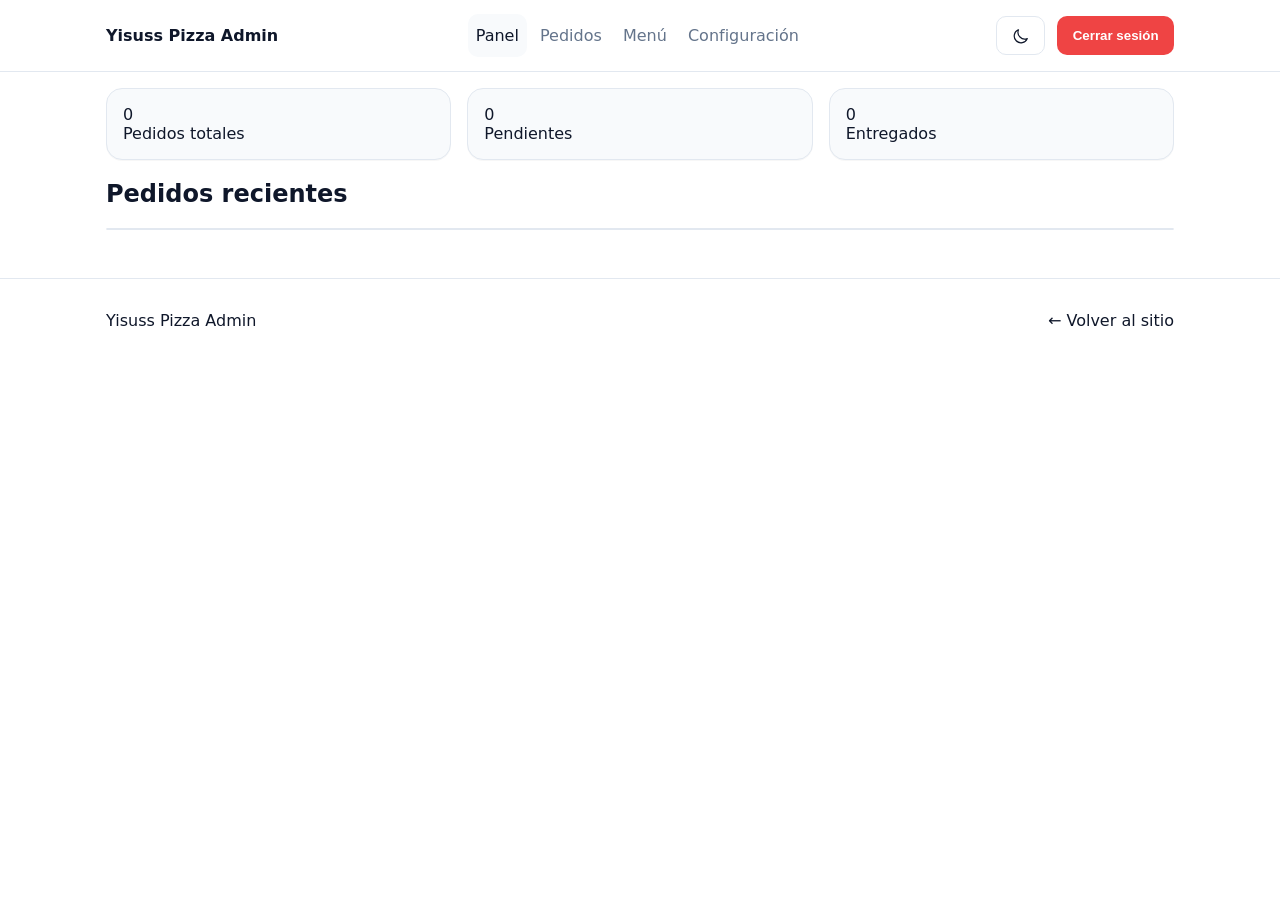
<file: admin/dashboard.html>
<!DOCTYPE html>
<html lang="es">
<head>
  <meta charset="UTF-8" />
  <meta name="viewport" content="width=device-width, initial-scale=1" />
  <title>Admin Panel – Yisuss Pizza</title>
  <link rel="stylesheet" href="../assets/style.css" />
  <script src="https://code.jquery.com/jquery-3.7.1.min.js" integrity="sha256-/JqT3SQfawRcv/BIHPThkBvs0OEvtFFmqPF/lYI/Cxo=" crossorigin="anonymous"></script>
</head>
<body data-page="admin-dashboard">
  
  <header class="topbar admin">
    <div class="container row between align-center">
      <a class="brand" href="dashboard.html">
        <span>Yisuss Pizza Admin</span>
      </a>
      <button id="navToggle" class="btn ghost hamburger" aria-label="Abrir menú">☰</button>
        <nav class="nav">
        <a href="dashboard.html" class="active">Panel</a>
        <a href="orders.html" class="">Pedidos</a>
        <a href="menu.html" class="">Menú</a>
        <a href="settings.html" class="">Configuración</a>
      </nav>
      <div class="row gap">
        <button id="themeToggle" class="btn ghost" aria-label="Cambiar tema">
          <svg width="18" height="18" viewBox="0 0 24 24" fill="none" xmlns="http://www.w3.org/2000/svg" aria-hidden="true">
            <path
              d="M20.354 15.354A9 9 0 0 1 8.646 3.646 9.003 9.003 0 1 0 20.354 15.354Z"
              stroke="currentColor"
              stroke-width="1.6"
              stroke-linecap="round"
              stroke-linejoin="round"
              fill="none"
            />
          </svg>
        </button>
        <button id="adminLogout" class="btn danger">Cerrar sesión</button>
      </div>
    </div>
  </header>

  <main class="container">
    <section class="grid three">
      <div class="stat card"><div class="stat-num" id="statOrders">0</div><div class="stat-label">Pedidos totales</div></div>
      <div class="stat card"><div class="stat-num" id="statPending">0</div><div class="stat-label">Pendientes</div></div>
      <div class="stat card"><div class="stat-num" id="statDelivered">0</div><div class="stat-label">Entregados</div></div>
    </section>
    <section>
      <h2>Pedidos recientes</h2>
      <div id="recentOrders" class="table"></div>
    </section>
  </main>
  
  <footer class="footer admin">
    <div class="container row between align-center">
      <p>Yisuss Pizza Admin</p>
      <div class="row gap sm">
        <a href="../index.html">← Volver al sitio</a>
      </div>
    </div>
  </footer>

  <script src="../assets/script.js"></script>
</body>
</html>
</file>
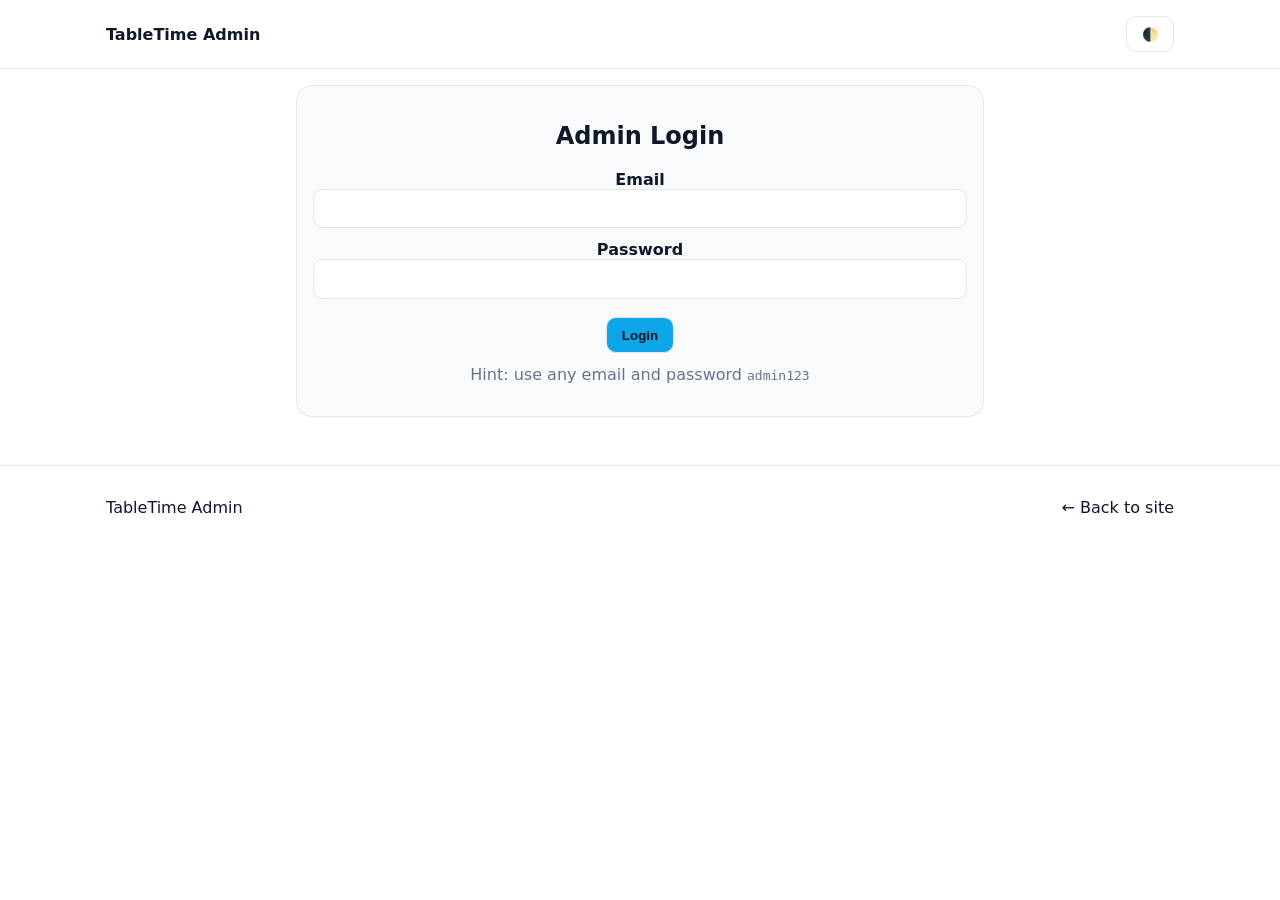
<file: admin/login.html>
<!DOCTYPE html>
<html lang="en">
<head>
  <meta charset="UTF-8" />
  <meta name="viewport" content="width=device-width, initial-scale=1" />
  <title>Admin Login – TableTime</title>
  <link rel="stylesheet" href="../assets/style.css" />
  <script src="https://code.jquery.com/jquery-3.7.1.min.js" integrity="sha256-/JqT3SQfawRcv/BIHPThkBvs0OEvtFFmqPF/lYI/Cxo=" crossorigin="anonymous"></script>
</head>
<body data-page="admin-login">
  <header class="topbar admin">
    <div class="container row between align-center">
      <a class="brand" href="login.html"><span>TableTime Admin</span></a>
      <div class="row gap">
        <button id="themeToggle" class="btn ghost" aria-label="Toggle theme">🌓</button>
      </div>
    </div>
  </header>
  <main class="container narrow center">
    <div class="card stack">
      <h2>Admin Login</h2>
      <form id="adminLoginForm" class="stack">
        <label>Email
          <input type="email" name="email" required />
        </label>
        <label>Password
          <input type="password" name="password" required />
        </label>
        <button class="btn primary" type="submit">Login</button>
      </form>
      <p class="muted">Hint: use any email and password <code>admin123</code></p>
    </div>
  </main>
  
  <footer class="footer admin">
    <div class="container row between align-center">
      <p>TableTime Admin</p>
      <div class="row gap sm">
        <a href="../index.html">← Back to site</a>
      </div>
    </div>
  </footer>

  <script src="../assets/script.js"></script>
</body>
</html>
</file>
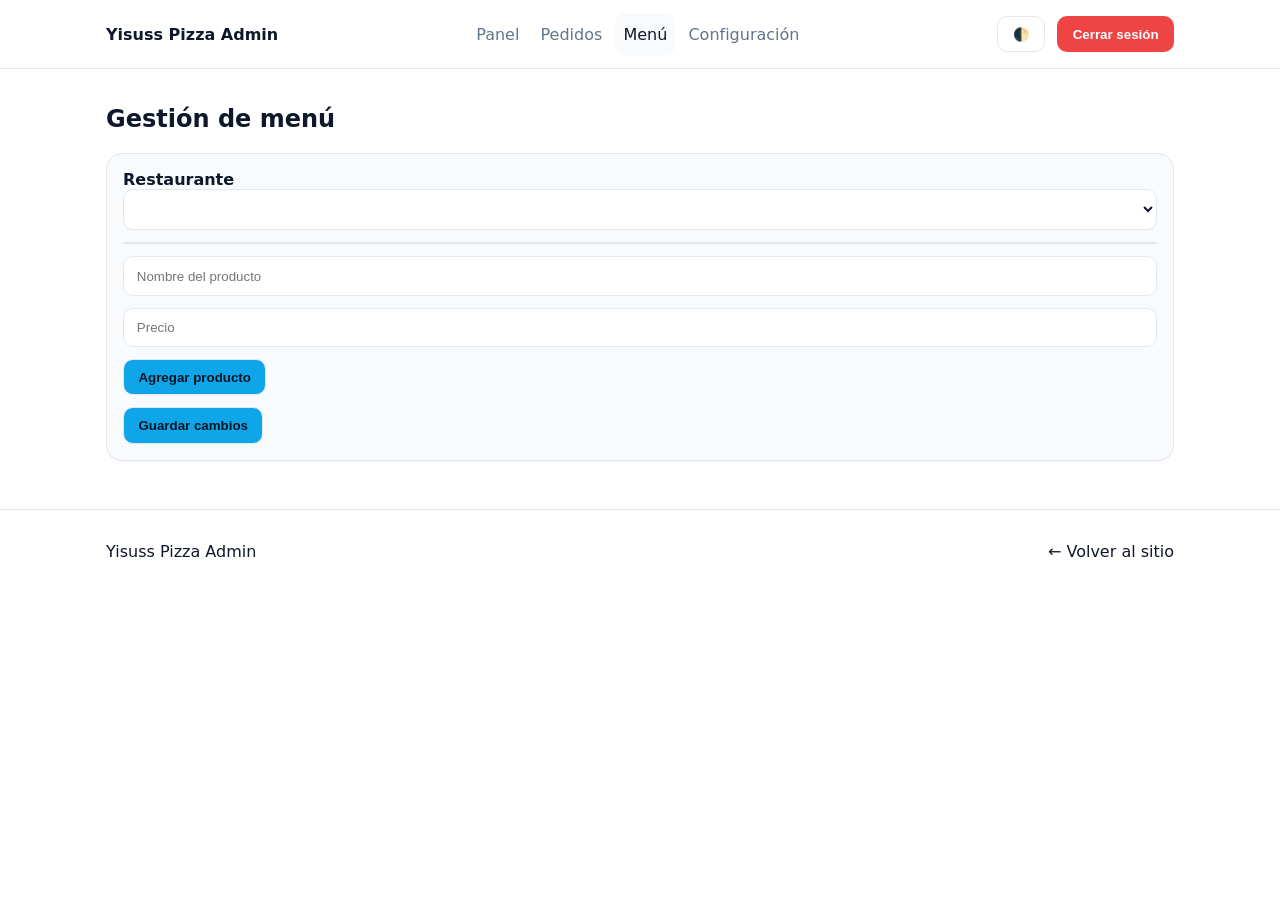
<file: admin/menu.html>
<!DOCTYPE html>
<html lang="es">
<head>
  <meta charset="UTF-8" />
  <meta name="viewport" content="width=device-width, initial-scale=1" />
  <title>Admin Menú – Yisuss Pizza</title>
  <link rel="stylesheet" href="../assets/style.css" />
  <script src="https://code.jquery.com/jquery-3.7.1.min.js" integrity="sha256-/JqT3SQfawRcv/BIHPThkBvs0OEvtFFmqPF/lYI/Cxo=" crossorigin="anonymous"></script>
</head>
<body data-page="admin-menu">
  
  <header class="topbar admin">
    <div class="container row between align-center">
      <a class="brand" href="dashboard.html">
        <span>Yisuss Pizza Admin</span>
      </a>
      <button id="navToggle" class="btn ghost hamburger" aria-label="Abrir menú">☰</button>
        <nav class="nav">
        <a href="dashboard.html" class="">Panel</a>
        <a href="orders.html" class="">Pedidos</a>
        <a href="menu.html" class="active">Menú</a>
        <a href="settings.html" class="">Configuración</a>
      </nav>
      <div class="row gap">
        <button id="themeToggle" class="btn ghost" aria-label="Cambiar tema">🌓</button>
        <button id="adminLogout" class="btn danger">Cerrar sesión</button>
      </div>
    </div>
  </header>

  <main class="container">
    <h2>Gestión de menú</h2>
    <div class="card stack">
      <label>Restaurante
        <select id="adminRestaurantSelect"></select>
      </label>
      <div id="adminMenuList" class="table"></div>
      <form id="addMenuItem" class="row wrap gap">
        <input type="text" name="name" placeholder="Nombre del producto" required />
        <input type="number" name="price" placeholder="Precio" min="0" step="0.01" required />
        <button class="btn" type="submit">Agregar producto</button>
      </form>
      <button id="saveMenu" class="btn primary">Guardar cambios</button>
    </div>
  </main>
  
  <footer class="footer admin">
    <div class="container row between align-center">
      <p>Yisuss Pizza Admin</p>
      <div class="row gap sm">
        <a href="../index.html">← Volver al sitio</a>
      </div>
    </div>
  </footer>

  <script src="../assets/script.js"></script>
</body>
</html>
</file>
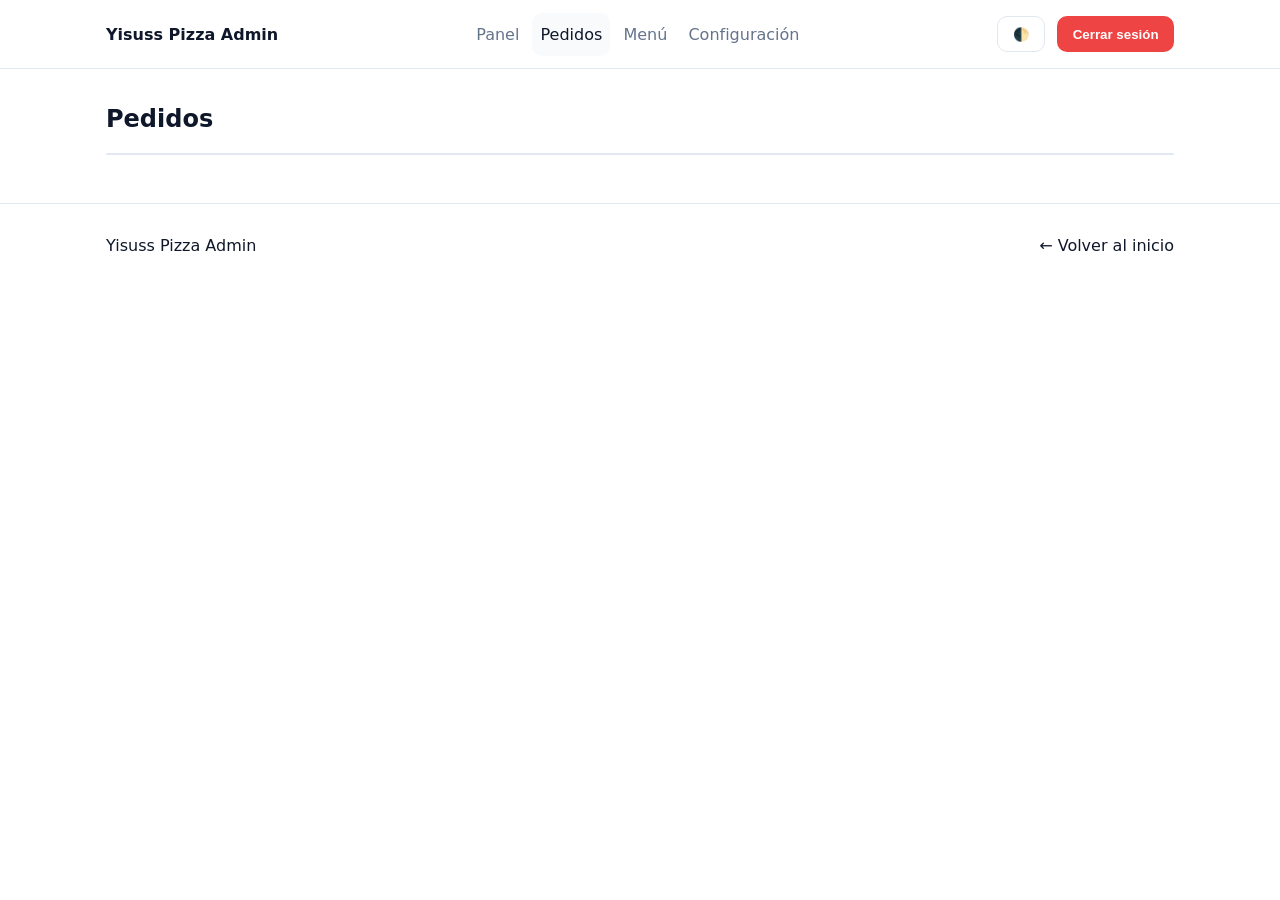
<file: admin/orders.html>
<!DOCTYPE html>
<html lang="es">
<head>
  <meta charset="UTF-8" />
  <meta name="viewport" content="width=device-width, initial-scale=1" />
  <title>Admin Pedidos – Yisuss Pizza</title>
  <link rel="stylesheet" href="../assets/style.css" />
  <script src="https://code.jquery.com/jquery-3.7.1.min.js" integrity="sha256-/JqT3SQfawRcv/BIHPThkBvs0OEvtFFmqPF/lYI/Cxo=" crossorigin="anonymous"></script>
</head>
<body data-page="admin-orders">
  
  <header class="topbar admin">
    <div class="container row between align-center">
      <a class="brand" href="dashboard.html">
        <span>Yisuss Pizza Admin</span>
      </a>
      <button id="navToggle" class="btn ghost hamburger" aria-label="Abrir menú">☰</button>
        <nav class="nav">
        <a href="dashboard.html" class="">Panel</a>
        <a href="orders.html" class="active">Pedidos</a>
        <a href="menu.html" class="">Menú</a>
        <a href="settings.html" class="">Configuración</a>
      </nav>
      <div class="row gap">
        <button id="themeToggle" class="btn ghost" aria-label="Cambiar tema">🌓</button>
        <button id="adminLogout" class="btn danger">Cerrar sesión</button>
      </div>
    </div>
  </header>

  <main class="container">
    <h2>Pedidos</h2>
    <div id="ordersTable" class="table"></div>
  </main>
  
  <footer class="footer admin">
    <div class="container row between align-center">
      <p>Yisuss Pizza Admin</p>
      <div class="row gap sm">
        <a href="../index.html">← Volver al inicio</a>
      </div>
    </div>
  </footer>

  <script src="../assets/script.js"></script>
</body>
</html>
</file>
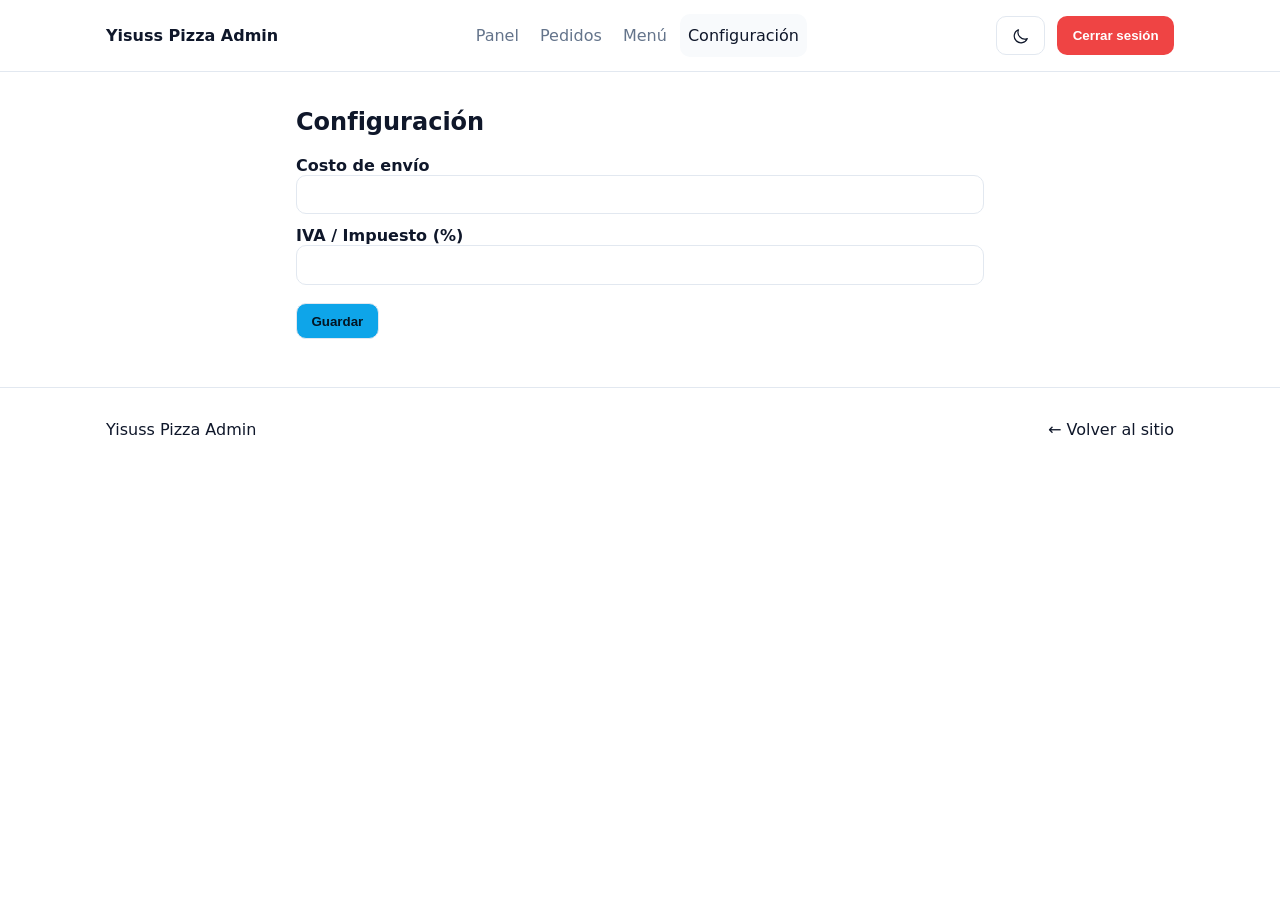
<file: admin/settings.html>
<!DOCTYPE html>
<html lang="es">
<head>
  <meta charset="UTF-8" />
  <meta name="viewport" content="width=device-width, initial-scale=1" />
  <title>Admin Configuración – Yisuss Pizza</title>
  <link rel="stylesheet" href="../assets/style.css" />
  <script src="https://code.jquery.com/jquery-3.7.1.min.js" integrity="sha256-/JqT3SQfawRcv/BIHPThkBvs0OEvtFFmqPF/lYI/Cxo=" crossorigin="anonymous"></script>
</head>
<body data-page="admin-settings">
  
  <header class="topbar admin">
    <div class="container row between align-center">
      <a class="brand" href="dashboard.html">
        <span>Yisuss Pizza Admin</span>
      </a>
      <button id="navToggle" class="btn ghost hamburger" aria-label="Abrir menú">☰</button>
        <nav class="nav">
        <a href="dashboard.html" class="">Panel</a>
        <a href="orders.html" class="">Pedidos</a>
        <a href="menu.html" class="">Menú</a>
        <a href="settings.html" class="active">Configuración</a>
      </nav>
      <div class="row gap">
        <button id="themeToggle" class="btn ghost" aria-label="Cambiar tema">
          <svg width="18" height="18" viewBox="0 0 24 24" fill="none" xmlns="http://www.w3.org/2000/svg" aria-hidden="true">
            <path
              d="M20.354 15.354A9 9 0 0 1 8.646 3.646 9.003 9.003 0 1 0 20.354 15.354Z"
              stroke="currentColor"
              stroke-width="1.6"
              stroke-linecap="round"
              stroke-linejoin="round"
              fill="none"
            />
          </svg>
        </button>
        <button id="adminLogout" class="btn danger">Cerrar sesión</button>
      </div>
    </div>
  </header>

  <main class="container narrow">
    <h2>Configuración</h2>
    <form id="settingsForm" class="stack">
      <label>Costo de envío
        <input type="number" name="delivery_fee" min="0" step="0.01" />
      </label>
      <label>IVA / Impuesto (%)
        <input type="number" name="tax_rate" min="0" step="0.01" />
      </label>
      <button class="btn primary" type="submit">Guardar</button>
    </form>
  </main>
  
  <footer class="footer admin">
    <div class="container row between align-center">
      <p>Yisuss Pizza Admin</p>
      <div class="row gap sm">
        <a href="../index.html">← Volver al sitio</a>
      </div>
    </div>
  </footer>

  <script src="../assets/script.js"></script>
</body>
</html>
</file>
<file: assets/style.css>
:root {
  --bg: #ffffff;
  --surface: #f8fafc;
  --text: #0f172a;
  --muted: #64748b;
  --border: #e2e8f0;
  --primary: #0ea5e9;
  --primary-contrast: #031523;
  --danger: #ef4444;
}
:root[data-theme="dark"] {
  --bg: #0b1220;
  --surface: #0f172a;
  --text: #e5e7eb;
  --muted: #94a3b8;
  --border: #1f2937;
  --primary: #22d3ee;
  --primary-contrast: #011118;
  --danger: #f87171;
}
* {
  box-sizing: border-box;
}
html,
body {
  margin: 0;
  padding: 0;
  font-family: Inter, system-ui, -apple-system, Segoe UI, Roboto, Helvetica,
    Arial, sans-serif;
  background: var(--bg);
  color: var(--text);
}
a {
  color: inherit;
  text-decoration: none;
}
.container {
  max-width: 1100px;
  margin: 0 auto;
  padding: 1rem;
}
.narrow {
  max-width: 720px;
}
.center {
  text-align: center;
}
.muted {
  color: var(--muted);
}
.bold {
  font-weight: 700;
}
.row {
  display: flex;
  gap: 1rem;
}
.row.wrap {
  flex-wrap: wrap;
}
.nav-right {
  display: flex;
  gap: 10px;
}
.row.between {
  justify-content: space-between;
}
.align-center {
  align-items: center;
}
.gap {
  gap: 0.75rem;
}
.gap.sm {
  gap: 0.5rem;
}
.grid {
  display: grid;
  gap: 1rem;
}
.grid.two {
  grid-template-columns: 1fr;
}
.grid.three {
  grid-template-columns: 1fr;
}
@media (min-width: 800px) {
  .grid.two {
    grid-template-columns: 1.2fr 0.8fr;
  }
  .grid.three {
    grid-template-columns: repeat(3, 1fr);
  }
}
.cards {
  grid-template-columns: 1fr;
}
@media (min-width: 720px) {
  .cards {
    grid-template-columns: repeat(2, 1fr);
  }
}
@media (min-width: 1000px) {
  .cards {
    grid-template-columns: repeat(3, 1fr);
  }
}
.card {
  background: var(--surface);
  border: 1px solid var(--border);
  border-radius: 16px;
  padding: 1rem;
  box-shadow: 0 1px 0 rgba(0, 0, 0, 0.03);
}
.topbar {
  position: sticky;
  top: 0;
  z-index: 5;
  border-bottom: 1px solid var(--border);
  background: var(--bg);
}
.topbar .brand {
  display: inline-flex;
  gap: 0.5rem;
  font-weight: 700;
  align-items: center;
}
.topbar .nav a {
  padding: 0.75rem 0.5rem;
  border-radius: 10px;
  color: var(--muted);
}
.topbar .nav a.active,
.topbar .nav a:hover {
  color: var(--text);
  background: var(--surface);
}
.btn {
  display: inline-flex;
  align-items: center;
  justify-content: center;
  padding: 0.6rem 0.9rem;
  border-radius: 10px;
  border: 1px solid var(--border);
  background: var(--primary);
  color: var(--primary-contrast);
  font-weight: 700;
  cursor: pointer;
}
.btn.ghost {
  background: transparent;
  color: var(--text);
}
.btn.danger {
  background: var(--danger);
  color: #fff;
  border-color: transparent;
}
.btn:disabled {
  opacity: 0.6;
  cursor: not-allowed;
}
input,
select,
textarea {
  width: 100%;
  padding: 0.7rem 0.8rem;
  border-radius: 10px;
  border: 1px solid var(--border);
  background: var(--bg);
  color: var(--text);
}
label {
  display: block;
  font-weight: 600;
  margin-bottom: 0.4rem;
}
.field.two {
  display: grid;
  grid-template-columns: 1fr;
  gap: 0.75rem;
}
@media (min-width: 720px) {
  .field.two {
    grid-template-columns: 1fr 1fr;
  }
}
.hero {
  padding: 1rem 0 0;
}
.searchbar input,
.searchbar select {
  min-width: 180px;
}
.card .rest-img {
  width: 100%;
  height: 160px;
  border-radius: 10px;
  object-fit: cover;
  background: #ddd;
}
.badges {
  display: flex;
  gap: 0.5rem;
  flex-wrap: wrap;
}
.badge {
  font-size: 0.8rem;
  border: 1px solid var(--border);
  padding: 0.25rem 0.5rem;
  border-radius: 999px;
  color: var(--muted);
}
.stars {
  color: #f59e0b;
}
.restaurant-detail .cover {
  width: 100%;
  height: 260px;
  object-fit: cover;
  border-radius: 16px;
}
.cover-skeleton {
  height: 260px;
  background: var(--surface);
  border-radius: 16px;
  border: 1px solid var(--border);
}
.menu-list {
  display: grid;
  gap: 0.5rem;
}
.menu-item {
  display: grid;
  grid-template-columns: 1fr auto auto;
  gap: 0.5rem;
  align-items: center;
  padding: 0.5rem;
  border-bottom: 1px solid var(--border);
}
.menu-item .price {
  font-weight: 700;
}
.qty {
  display: inline-flex;
  align-items: center;
  gap: 0.4rem;
}
.qty button {
  width: 28px;
  height: 28px;
  border-radius: 8px;
}
.summary .totals {
  margin-top: 1rem;
  display: grid;
  gap: 0.4rem;
}
.summary .totals > div {
  display: flex;
  justify-content: space-between;
}
.table {
  width: 100%;
  overflow-x: auto;
  border: 1px solid var(--border);
  border-radius: 12px;
}
.table table {
  width: 100%;
  border-collapse: collapse;
}
.table th,
.table td {
  border-bottom: 1px solid var(--border);
  padding: 0.7rem;
  text-align: left;
}
.footer {
  border-top: 1px solid var(--border);
  margin-top: 2rem;
}
.footer .container {
  padding: 1rem;
}
.admin-link {
  color: var(--muted);
  border: 1px dashed var(--border);
  padding: 0.4rem 0.6rem;
  border-radius: 10px;
}
.stack > * + * {
  margin-top: 0.75rem;
}
.hidden {
  display: none !important;
}

/* Mobile nav toggle */
.hamburger {
  display: none;
}
@media (max-width: 799px) {
  .topbar .container {
    align-items: center;
  }
  .topbar .nav {
    display: none;
    position: absolute;
    top: 100%;
    left: 0;
    right: 0;
    background: var(--bg);
    border-bottom: 1px solid var(--border);
    padding: 0.5rem 1rem;
  }
  .topbar .nav.open {
    display: flex;
    flex-direction: column;
    gap: 0.25rem;
  }
  .hamburger {
    display: inline-flex;
  }
}
.topbar.admin .nav {
  z-index: 6;
}
</file>
<file: assets/about.css>
/* assets/about.css — demo-only styles for About page */

.about {
  line-height: 1.65;
}

.about h1 {
  font-size: clamp(1.6rem, 2.5vw, 2rem);
  margin: 0 0 0.75rem 0;
}

.about .lead {
  color: var(--muted);
  margin: 0.25rem 0 1rem;
}

.about .notice {
  border: 1px dashed var(--border);
  background: var(--surface);
  padding: 0.9rem 1rem;
  border-radius: 12px;
  margin: 1rem 0 1.25rem;
  font-weight: 600;
}

/* Cards & grids */
.about .cards {
  display: grid;
  grid-template-columns: 1fr;
  gap: 1rem;
}
.about .card {
  background: var(--surface);
  border: 1px solid var(--border);
  border-radius: 14px;
  padding: 1rem;
}
@media (min-width: 720px) {
  .about .cards.two {
    grid-template-columns: repeat(2, 1fr);
  }
}
@media (min-width: 960px) {
  .about .cards.three {
    grid-template-columns: repeat(3, 1fr);
  }
}

.about .badge {
  display: inline-flex;
  align-items: center;
  gap: 0.4rem;
  font-size: 0.85rem;
  border: 1px solid var(--border);
  padding: 0.25rem 0.5rem;
  border-radius: 999px;
  color: var(--muted);
}

/* Checklists */
.about .checklist {
  list-style: none;
  padding: 0;
  margin: 0.5rem 0 0;
}
.about .checklist li {
  padding-left: 1.6rem;
  position: relative;
  margin: 0.35rem 0;
}
.about .checklist li::before {
  content: "✓";
  position: absolute;
  left: 0;
  top: 0;
  color: var(--primary);
  font-weight: 700;
}

/* Simple timeline */
.about .timeline {
  border-left: 2px solid var(--border);
  margin: 0.5rem 0 0 0.25rem;
  padding-left: 1rem;
}
.about .timeline .t {
  position: relative;
  margin: 0.75rem 0;
  padding-left: 0.25rem;
}
.about .timeline .t::before {
  content: "";
  position: absolute;
  left: -1.1rem;
  top: 0.25rem;
  width: 0.65rem;
  height: 0.65rem;
  border-radius: 50%;
  background: var(--primary);
}

/* Team / avatars (placeholder) */
.about .team {
  display: grid;
  grid-template-columns: 1fr;
  gap: 1rem;
}
@media (min-width: 720px) {
  .about .team {
    grid-template-columns: repeat(3, 1fr);
  }
}
.about .member {
  display: grid;
  gap: 0.5rem;
}
.about .member .avatar {
  width: 72px;
  height: 72px;
  border-radius: 50%;
  background: var(--border);
}

/* Print */
@media print {
  .topbar,
  .footer,
  #navToggle {
    display: none !important;
  }
  .container {
    max-width: none;
  }
  a {
    color: inherit;
    text-decoration: none;
  }
}
</file>
<file: assets/contact.css>
/* assets/contact.css — demo-only styles for Contact page */

.contact {
  line-height: 1.65;
}

.contact h1 {
  font-size: clamp(1.6rem, 2.5vw, 2rem);
  margin: 0 0 0.75rem 0;
}

.contact .lead {
  color: var(--muted);
  margin: 0.25rem 0 1rem;
}

.contact .notice {
  border: 1px dashed var(--border);
  background: var(--surface);
  padding: 0.9rem 1rem;
  border-radius: 12px;
  margin: 1rem 0 1.25rem;
  font-weight: 600;
}

/* Grid & cards */
.contact .cards {
  display: grid;
  grid-template-columns: 1fr;
  gap: 1rem;
}
@media (min-width: 800px) {
  .contact .cards.two {
    grid-template-columns: 1.1fr 0.9fr;
  }
}
.contact .card {
  background: var(--surface);
  border: 1px solid var(--border);
  border-radius: 14px;
  padding: 1rem;
}

/* Info list */
.contact .info-list {
  list-style: none;
  padding: 0;
  margin: 0.25rem 0 0;
}
.contact .info-list li {
  display: grid;
  grid-template-columns: 1.2rem 1fr;
  gap: 0.5rem;
  margin: 0.35rem 0;
}
.contact .info-list .icon {
  text-align: center;
  color: var(--muted);
}

/* Form */
.contact form label {
  display: block;
  font-weight: 600;
  margin-bottom: 0.35rem;
}
.contact form input,
.contact form textarea,
.contact form select {
  width: 100%;
  padding: 0.7rem 0.8rem;
  border-radius: 10px;
  border: 1px solid var(--border);
  background: var(--bg);
  color: var(--text);
}
.contact .grid-two {
  display: grid;
  gap: 0.75rem;
  grid-template-columns: 1fr;
}
@media (min-width: 640px) {
  .contact .grid-two {
    grid-template-columns: 1fr 1fr;
  }
}
.contact .help {
  color: var(--muted);
  font-size: 0.92rem;
}

/* Demo banner */
.contact .demo-banner {
  display: flex;
  gap: 0.75rem;
  align-items: center;
  border: 1px solid var(--border);
  border-radius: 10px;
  padding: 0.75rem 1rem;
  background: var(--surface);
}

/* Print */
@media print {
  .topbar,
  .footer,
  #navToggle {
    display: none !important;
  }
  .container {
    max-width: none;
  }
  a {
    color: inherit;
    text-decoration: none;
  }
}
</file>
<file: assets/faq.css>
/* assets/faq.css — demo-only styles for FAQ page */

.faq {
  line-height: 1.65;
}

.faq h1 {
  font-size: clamp(1.6rem, 2.5vw, 2rem);
  margin: 0 0 0.75rem 0;
}

.faq .lead {
  color: var(--muted);
  margin: 0.25rem 0 1rem;
}

.faq .notice {
  border: 1px dashed var(--border);
  background: var(--surface);
  padding: 0.9rem 1rem;
  border-radius: 12px;
  margin: 1rem 0 1.25rem;
  font-weight: 600;
}

/* Accordion (details/summary) */
.faq details {
  border: 1px solid var(--border);
  border-radius: 12px;
  background: var(--surface);
  margin: 0.65rem 0;
}

.faq summary {
  list-style: none;
  cursor: pointer;
  padding: 0.85rem 1rem;
  font-weight: 600;
  position: relative;
}

.faq summary::-webkit-details-marker {
  display: none;
}

.faq summary::after {
  content: "›";
  position: absolute;
  right: 1rem;
  transition: transform 0.18s ease;
  transform: rotate(90deg);
  color: var(--muted);
}

.faq details[open] summary::after {
  transform: rotate(-90deg);
}

.faq details > div {
  padding: 0 1rem 1rem 1rem;
}

.faq .small {
  font-size: 0.92rem;
  color: var(--muted);
}

/* Print */
@media print {
  .topbar,
  .footer,
  #navToggle {
    display: none !important;
  }
  .container {
    max-width: none;
  }
  a {
    color: inherit;
    text-decoration: none;
  }
}
</file>
<file: assets/privacy.css>
/* assets/privacy.css — demo-only styles for Privacy page */

.privacy {
  line-height: 1.65;
}

.privacy h1 {
  font-size: clamp(1.6rem, 2.5vw, 2rem);
  margin: 0 0 0.75rem 0;
}

.privacy .last-updated {
  color: var(--muted);
  margin-bottom: 1rem;
}

.privacy .notice {
  border: 1px dashed var(--border);
  background: var(--surface);
  padding: 0.9rem 1rem;
  border-radius: 12px;
  margin: 1rem 0 1.25rem;
  font-weight: 600;
}

.privacy .toc {
  border: 1px solid var(--border);
  border-radius: 12px;
  padding: 0.75rem 1rem;
  background: var(--surface);
  margin: 1rem 0 1.5rem;
}

.privacy .toc h3 {
  margin: 0 0 0.25rem 0;
  font-size: 1rem;
}

.privacy .toc ol {
  margin: 0.25rem 0 0 1rem;
  padding: 0;
}

.privacy section {
  margin: 1.25rem 0 1.25rem;
}

.privacy h2 {
  font-size: clamp(1.1rem, 2vw, 1.25rem);
  margin: 1.25rem 0 0.4rem;
}

.privacy a {
  text-decoration: underline;
  text-underline-offset: 2px;
}

.privacy .small {
  font-size: 0.92rem;
  color: var(--muted);
}

/* Print: focus on content */
@media print {
  .topbar,
  .footer,
  #navToggle {
    display: none !important;
  }
  .container {
    max-width: none;
  }
  a {
    color: inherit;
    text-decoration: none;
  }
}
</file>
<file: assets/terms.css>
/* assets/terms.css  — demo-only styles for Terms page */

.terms {
  counter-reset: h2;
  line-height: 1.65;
}

.terms h1 {
  font-size: clamp(1.6rem, 2.5vw, 2rem);
  margin: 0 0 0.75rem 0;
}

.terms .last-updated {
  color: var(--muted);
  margin-bottom: 1rem;
}

.terms .notice {
  border: 1px dashed var(--border);
  background: var(--surface);
  padding: 0.9rem 1rem;
  border-radius: 12px;
  margin: 1rem 0 1.25rem;
  font-weight: 600;
}

.terms .toc {
  border: 1px solid var(--border);
  border-radius: 12px;
  padding: 0.75rem 1rem;
  background: var(--surface);
  margin: 1rem 0 1.5rem;
}

.terms .toc h3 {
  margin: 0 0 0.25rem 0;
  font-size: 1rem;
}

.terms .toc ol {
  margin: 0.25rem 0 0 1rem;
  padding: 0;
}

.terms section {
  margin: 1.25rem 0 1.25rem;
}

.terms h2 {
  font-size: clamp(1.1rem, 2vw, 1.25rem);
  margin: 1.25rem 0 0.4rem;
  counter-increment: h2;
}

.terms h2::before {
  content: counter(h2) ". ";
  color: var(--muted);
  font-weight: 600;
}

.terms a {
  text-decoration: underline;
  text-underline-offset: 2px;
}

/* Small print / muted */
.terms .small {
  font-size: 0.92rem;
  color: var(--muted);
}

/* Print: focus on content */
@media print {
  .topbar,
  .footer,
  #navToggle {
    display: none !important;
  }
  .container {
    max-width: none;
  }
  a {
    color: inherit;
    text-decoration: none;
  }
}
</file>
